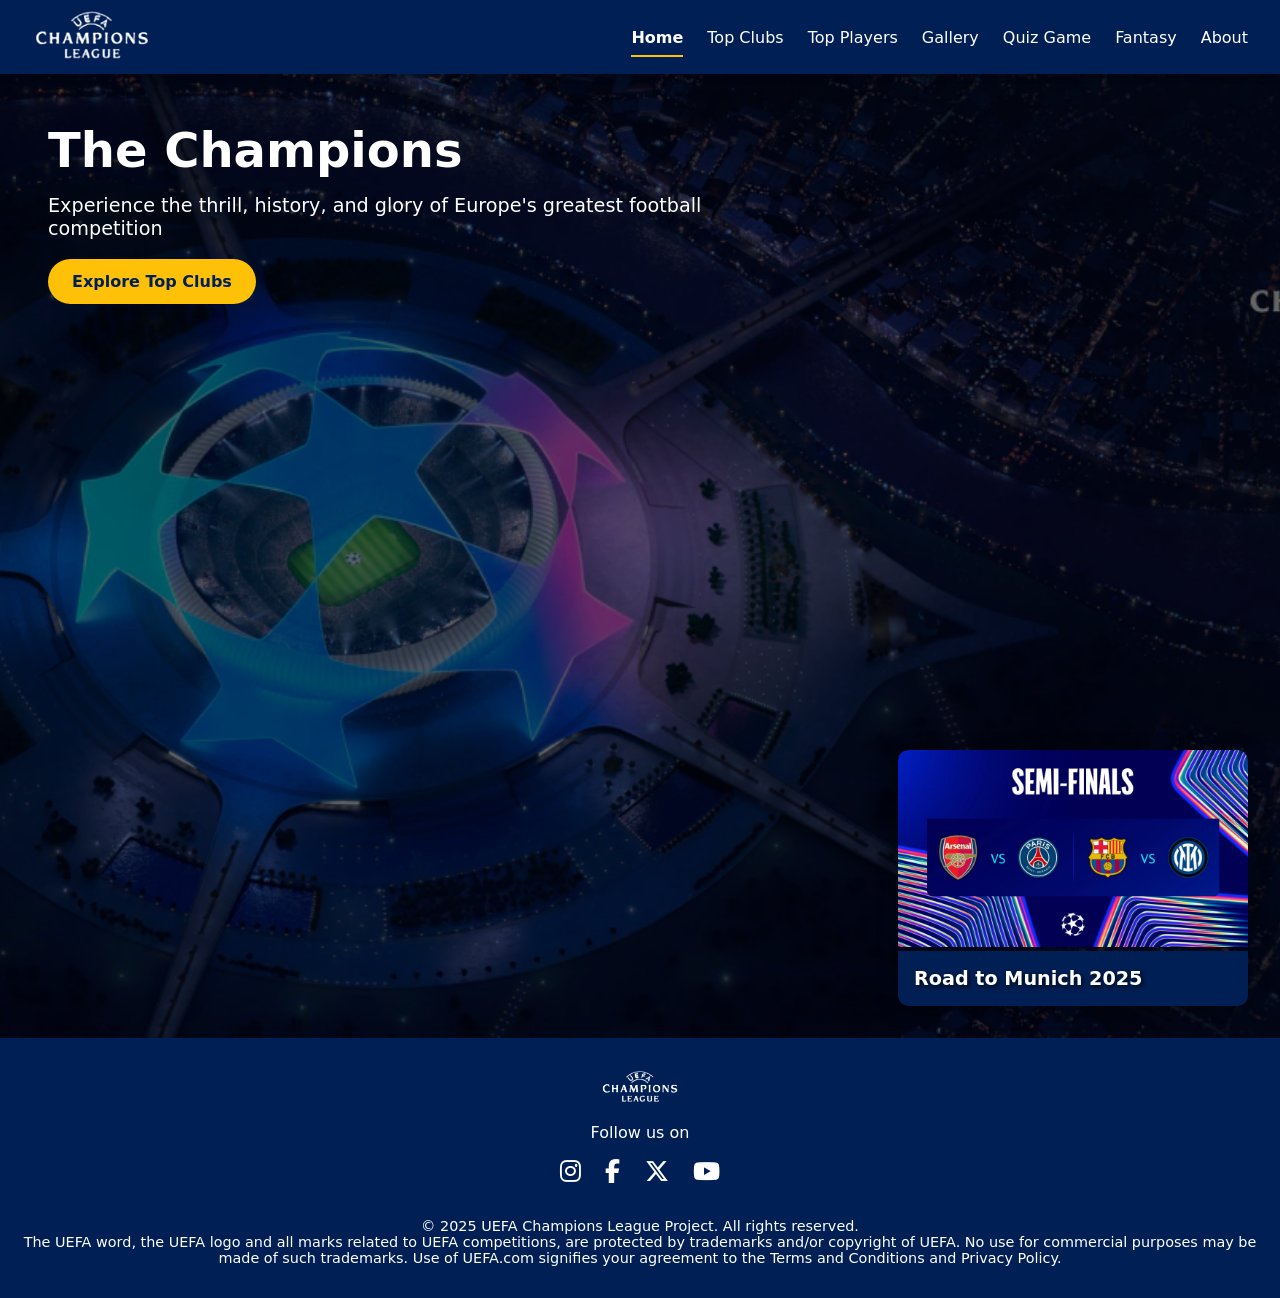
<file: index.html>
<!DOCTYPE html><!-- tells browser this is an html5 doc -->
<html lang="en">

<head>
  <meta charset="UTF-8"><!-- supports all characters encoding,esp emojis and is generally most used-->
  <title>Home | UEFA Champions League</title><!-- the title written in tab -->
  <link rel="shortcut icon" href="Images/Logo_UEFA_Champions_League.png">
  <!-- the link tag serves for the small image displayed on the tab-->
  <link rel="stylesheet" href="Home.css">
  <!-- links with external css file to index.html for style loading before content rendering -->
  <script src="home.js" defer></script>
  <!-- links to the js source, defer attribute serves that after rendering and it load in parallel with the html but AFTER parsing then it executes -->
  <link rel="stylesheet" href="https://cdnjs.cloudflare.com/ajax/libs/font-awesome/6.5.0/css/all.min.css"><!--font -->
</head><!-- top section of the page -->

<body>
  <header>
    <div class="logo"><img src="Images/uefa.png" alt="Photo"></div>
    <nav class="navbar">
      <ul><!--unordered without numbers associated --><!-- li = list item-->
        <li><a href="index.html" class="active">Home</a></li>
        <!--a is for internal links --><!-- class ACTIVE highlights current page in navigation -->
        <li><a href="Top Clubs.html">Top Clubs</a></li>
        <li><a href="players.html">Top Players</a></li>
        <li><a href="gallery.html">Gallery</a></li>
        <li><a href="quiz.html">Quiz Game</a></li>
        <li><a href="fantasy.html">Fantasy</a></li>
        <li><a href="About.html">About</a></li>
      </ul>
    </nav>
  </header>

  <div class="hero-banner"><!--the main window under header -->

    <div class="news-slideshow"><!-- the window that will have news conntent -->
      <div class="slideshow-container"><!--to be seen again -->
        <div class="slide fade">
          <img src="Images/semi-finals_web.webp" alt="News 1"><!-- in case image doesnt load,alt shows -->
          <p>Road to Munich 2025</p>
        </div>
        <div class="slide fade">
          <img src="Images/topscorer.png" alt="News 2">
          <p>2025 campaign's top scorers</p>
        </div>
        <div class="slide fade">
          <img src="Images/totw2.jpg" alt="News 3">
          <p>TOTW Quarter final second leg</p>
        </div>
      </div>
    </div>
    <!--first div to create section within hero banner,2nd one  is the container which will have the DIVS that will slide-->

    <div class="hero-content">
      <h1>The Champions</h1>
      <p>Experience the thrill, history, and glory of Europe's greatest football competition</p>
      <a href="Top Clubs.html" class="hero-btn">Explore Top
        Clubs</a><!-- we havent used button as we havent made it event driven but just linked url -->
    </div>
  </div>

  <footer class="footer"><!-- footer start -->
    <div class="footer-content">
      <div class="footer-logo">
        <img src="Images/uefa.png" alt="UEFA Logo">
      </div>
      <div class="footer-links">
        <p>Follow us on</p>
        <div class="social-icons">
          <a href="https://www.instagram.com/championsleague/" target="_blank"><i
              class="fab fa-instagram"></i></a><!-- the target mode opens up a new tab -->
          <a href="https://www.facebook.com/ChampionsLeague/" target="_blank"><i class="fab fa-facebook-f"></i></a>
          <a href="https://x.com/championsleague" target="_blank"><i class="fab fa-x-twitter"></i></a>
          <a href="https://www.youtube.com/uefatv" target="_blank"><i class="fab fa-youtube"></i></a>
        </div>

      </div>
      <p class="footer-text">© 2025 UEFA Champions League Project. All rights reserved.</p>
      <p class="footer-text2">The UEFA word, the UEFA logo and all marks related to UEFA competitions, are protected by
        trademarks and/or copyright of UEFA. No use for commercial purposes may be made of such trademarks. Use of
        UEFA.com signifies your agreement to the Terms and Conditions and Privacy Policy.</p>
    </div>
  </footer>

</body>

</html>
</file>
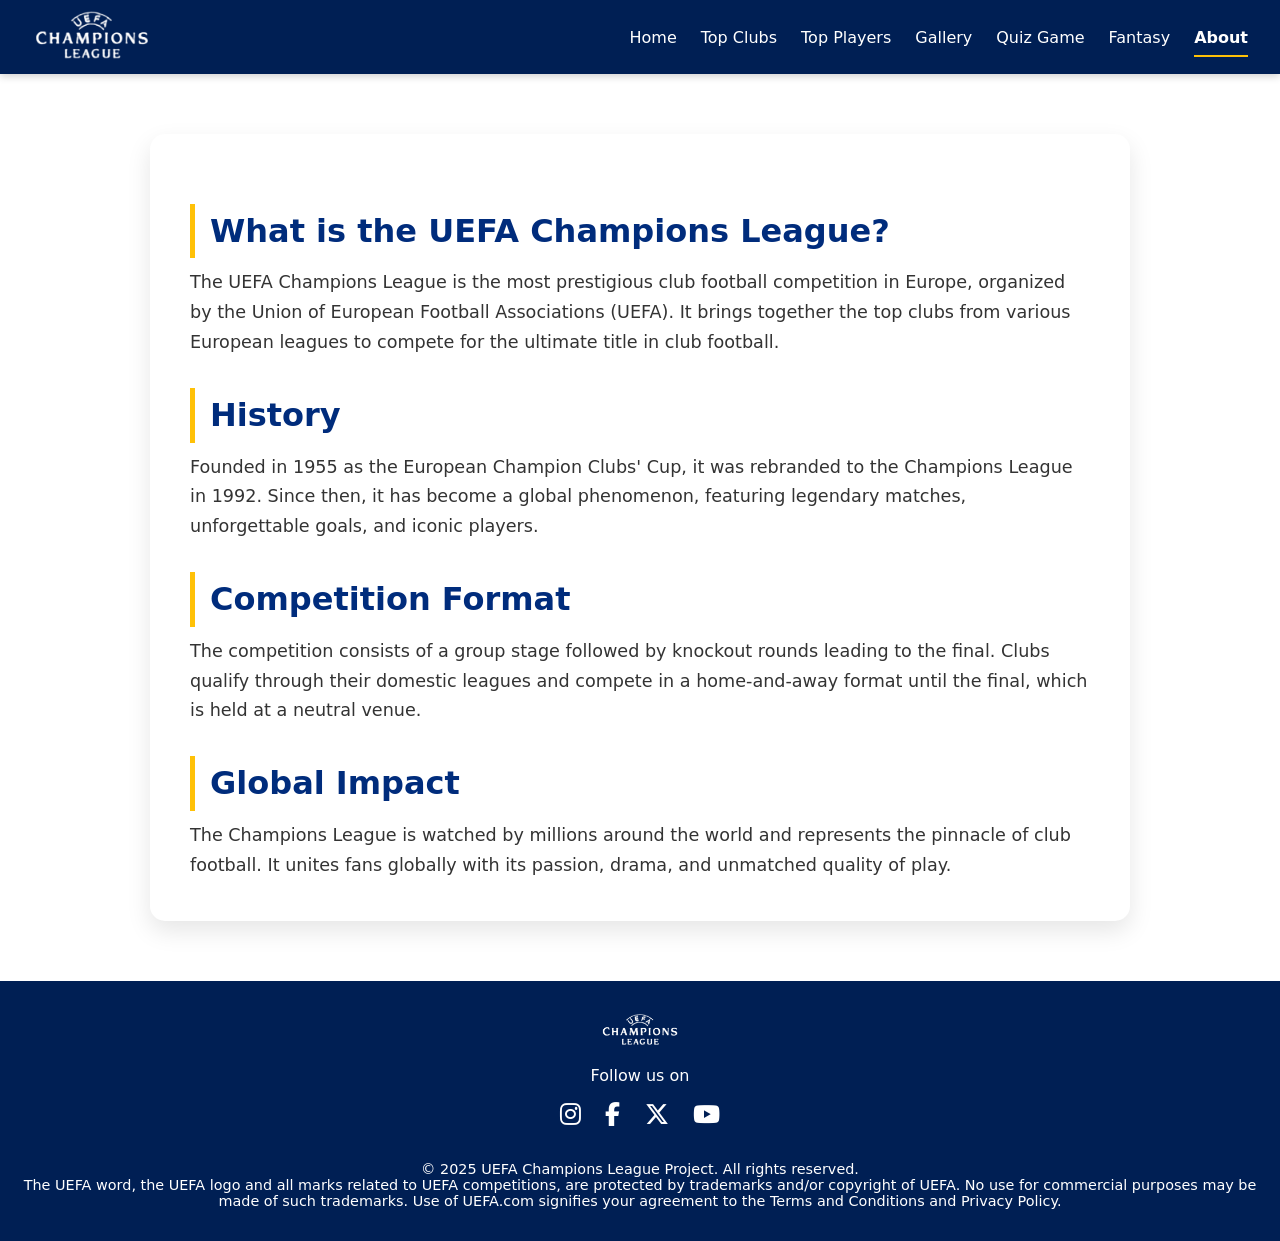
<file: About.html>
<!DOCTYPE html>
<html lang="en">

<head>
  <meta charset="UTF-8">
  <meta name="viewport" content="width=device-width, initial-scale=1.0">
  <title>About | UEFA Champions League</title>
  <link rel="shortcut icon" href="Images/Logo_UEFA_Champions_League.png" type="image/x-icon">
  <link rel="stylesheet" href="about.css">
  <link rel="stylesheet" href="Home.css">
  <link rel="stylesheet" href="https://cdnjs.cloudflare.com/ajax/libs/font-awesome/6.5.0/css/all.min.css">
</head>

<body>
  <header>
    <div class="logo"><img src="Images/uefa.png" alt="Photo"></div>
    <nav class="navbar">
      <ul>
        <li><a href="index.html">Home</a></li>
        <li><a href="Top Clubs.html">Top Clubs</a></li>
        <li><a href="players.html">Top Players</a></li>
        <li><a href="gallery.html">Gallery</a></li>
        <li><a href="quiz.html">Quiz Game</a></li>
        <li><a href="fantasy.html">Fantasy</a></li>
        <li><a href="About.html" class="active">About</a></li>
      </ul>
    </nav>
  </header>

  <section class="about-section">
    <h2>What is the UEFA Champions League?</h2>
    <p>The UEFA Champions League is the most prestigious club football competition in Europe, organized by the Union of
      European Football Associations (UEFA). It brings together the top clubs from various European leagues to compete
      for the ultimate title in club football.
    </p>
    <h2>History</h2>
    <p>Founded in 1955 as the European Champion Clubs' Cup, it was rebranded to the Champions League in 1992. Since
      then, it has become a global phenomenon, featuring legendary matches, unforgettable goals, and iconic players.
    </p>
    <h2>Competition Format</h2>
    <p>The competition consists of a group stage followed by knockout rounds leading to the final. Clubs qualify through
      their domestic leagues and compete in a home-and-away format until the final, which is held at a neutral venue.
    </p>
    <h2>Global Impact</h2>
    <p>The Champions League is watched by millions around the world and represents the pinnacle of club football. It
      unites fans globally with its passion, drama, and unmatched quality of play.
    </p>
  </section>

  <footer class="footer">
    <div class="footer-content">
      <div class="footer-logo">
        <img src="Images/uefa.png" alt="UEFA Logo">
      </div>
      <div class="footer-links">
        <p>Follow us on</p>
        <div class="social-icons">
          <a href="https://www.instagram.com/championsleague/" target="_blank"><i class="fab fa-instagram"></i></a>
          <a href="https://www.facebook.com/ChampionsLeague/" target="_blank"><i class="fab fa-facebook-f"></i></a>
          <a href="https://x.com/championsleague" target="_blank"><i class="fab fa-x-twitter"></i></a>
          <a href="https://www.youtube.com/uefatv" target="_blank"><i class="fab fa-youtube"></i></a>
        </div>

      </div>
      <p class="footer-text">© 2025 UEFA Champions League Project. All rights reserved.</p>
      <p class="footer-text2">The UEFA word, the UEFA logo and all marks related to UEFA competitions, are protected by
        trademarks and/or copyright of UEFA. No use for commercial purposes may be made of such trademarks. Use of
        UEFA.com signifies your agreement to the Terms and Conditions and Privacy Policy.</p>
    </div>
  </footer>
</body>

</html>
</file>
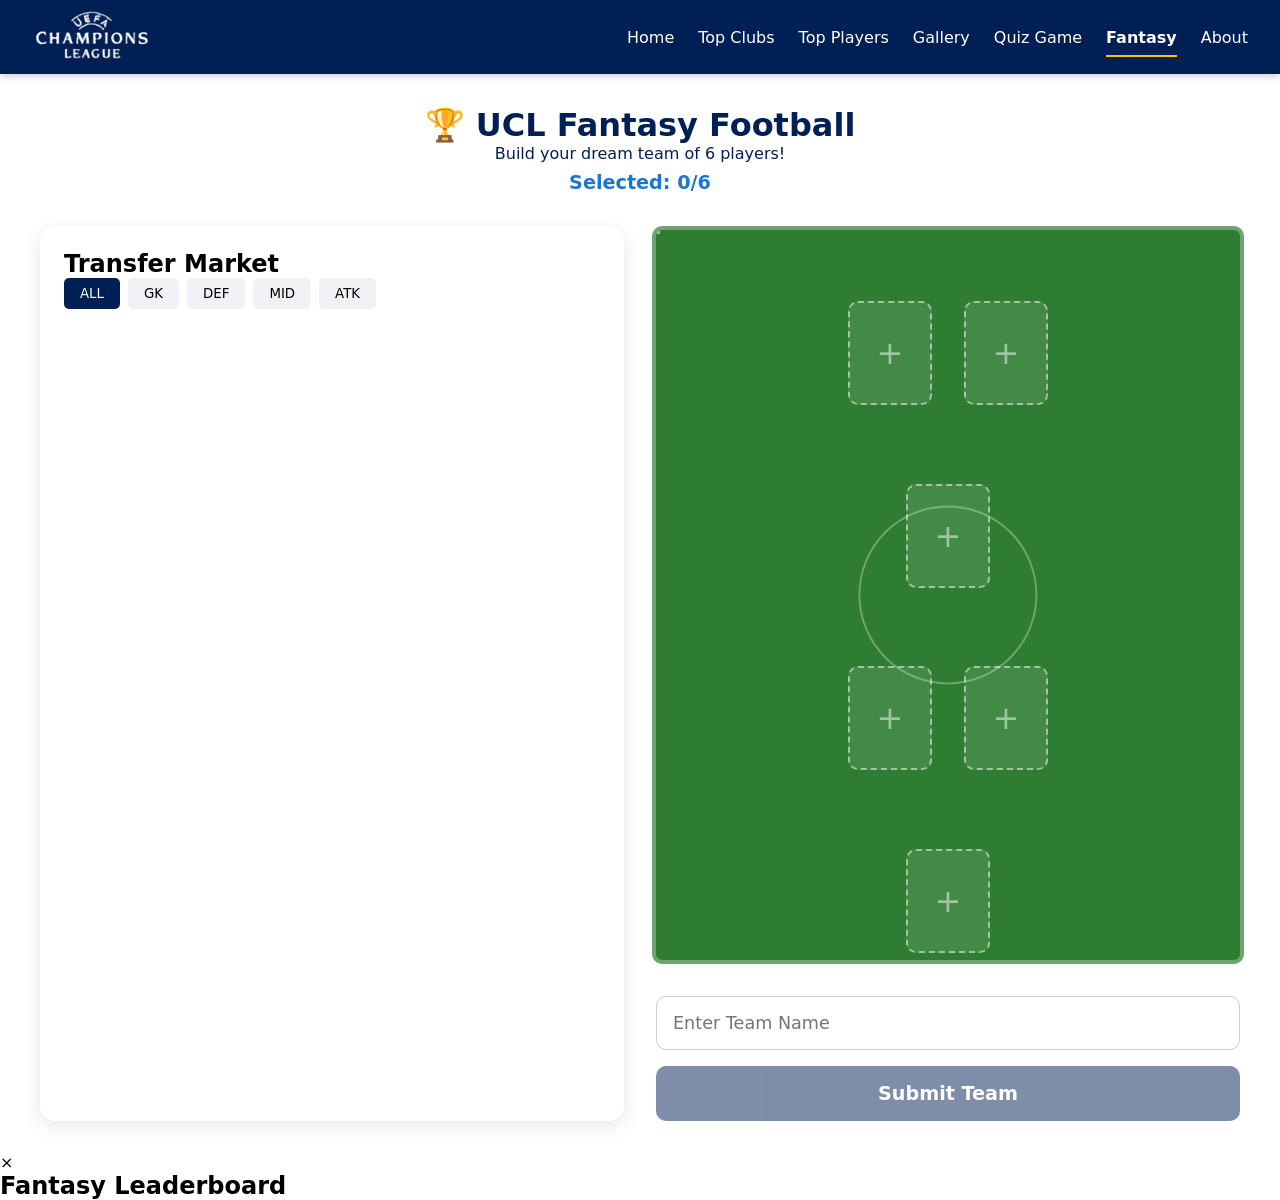
<file: fantasy.html>
<!DOCTYPE html>
<html lang="en">

<head>
    <meta charset="UTF-8">
    <meta name="viewport" content="width=device-width, initial-scale=1.0">
    <title>Fantasy UCL | UEFA Champions League</title>
    <link rel="shortcut icon" href="Images/Logo_UEFA_Champions_League.png" type="image/x-icon">
    <link rel="stylesheet" href="Home.css">
    <link rel="stylesheet" href="fantasy.css">
    <link rel="stylesheet" href="https://cdnjs.cloudflare.com/ajax/libs/font-awesome/6.5.0/css/all.min.css">
</head>

<body>
    <header>
        <div class="logo"><img src="Images/uefa.png" alt="Photo"></div>
        <nav class="navbar">
            <ul>
                <li><a href="index.html">Home</a></li>
                <li><a href="Top Clubs.html">Top Clubs</a></li>
                <li><a href="players.html">Top Players</a></li>
                <li><a href="gallery.html">Gallery</a></li>
                <li><a href="quiz.html">Quiz Game</a></li>
                <li><a href="fantasy.html" class="active">Fantasy</a></li>
                <li><a href="About.html">About</a></li>
            </ul>
        </nav>
    </header>

    <div class="fantasy-container">
        <div class="fantasy-header">
            <h1>🏆 UCL Fantasy Football</h1>
            <p>Build your dream team of 6 players!</p>
            <div class="selection-counter">Selected: <span id="selectedCount">0</span>/6</div>
        </div>

        <div class="fantasy-layout">
            <!-- Left: Player Selection Pool -->
            <div class="player-pool">
                <h2>Transfer Market</h2>
                <div class="filter-tabs">
                    <button class="tab-btn active" data-pos="ALL">ALL</button>
                    <button class="tab-btn" data-pos="GK">GK</button>
                    <button class="tab-btn" data-pos="DEF">DEF</button>
                    <button class="tab-btn" data-pos="MID">MID</button>
                    <button class="tab-btn" data-pos="ATK">ATK</button>
                </div>
                <div id="playerList" class="player-grid">
                    <!-- Players will be loaded here -->
                </div>
            </div>

            <!-- Right: Your Pitch -->
            <div class="pitch-container">
                <div class="pitch">
                    <div class="pitch-line center-circle"></div>
                    <div class="pitch-line penalty-area top"></div>
                    <div class="pitch-line penalty-area bottom"></div>

                    <div class="position-slots">
                        <!-- ATK Row -->
                        <div class="pitch-row atk-row">
                            <div class="slot" data-pos="ATK" id="atk1"><span>+</span></div>
                            <div class="slot" data-pos="ATK" id="atk2"><span>+</span></div>
                        </div>
                        <!-- MID Row -->
                        <div class="pitch-row mid-row">
                            <div class="slot" data-pos="MID" id="mid1"><span>+</span></div>
                        </div>
                        <!-- DEF Row -->
                        <div class="pitch-row def-row">
                            <div class="slot" data-pos="DEF" id="def1"><span>+</span></div>
                            <div class="slot" data-pos="DEF" id="def2"><span>+</span></div>
                        </div>
                        <!-- GK Row -->
                        <div class="pitch-row gk-row">
                            <div class="slot" data-pos="GK" id="gk1"><span>+</span></div>
                        </div>
                    </div>
                </div>
                <div class="actions">
                    <input type="text" id="fantasyUsername" placeholder="Enter Team Name">
                    <button id="submitTeamBtn" class="submit-team-btn" disabled>Submit Team</button>
                </div>
            </div>
        </div>
    </div>

    <!-- Leaderboard Modal -->
    <div id="fantasyLeaderboardModal" class="modal">
        <div class="modal-content">
            <span class="close-btn">&times;</span>
            <h2>Fantasy Leaderboard</h2>
            <div class="leaderboard-table" id="fantasyLeaderboardContent">
                <!-- Leaderboard will be loaded here -->
            </div>
        </div>
    </div>

    <script src="fantasy.js"></script>
</body>

</html>
</file>
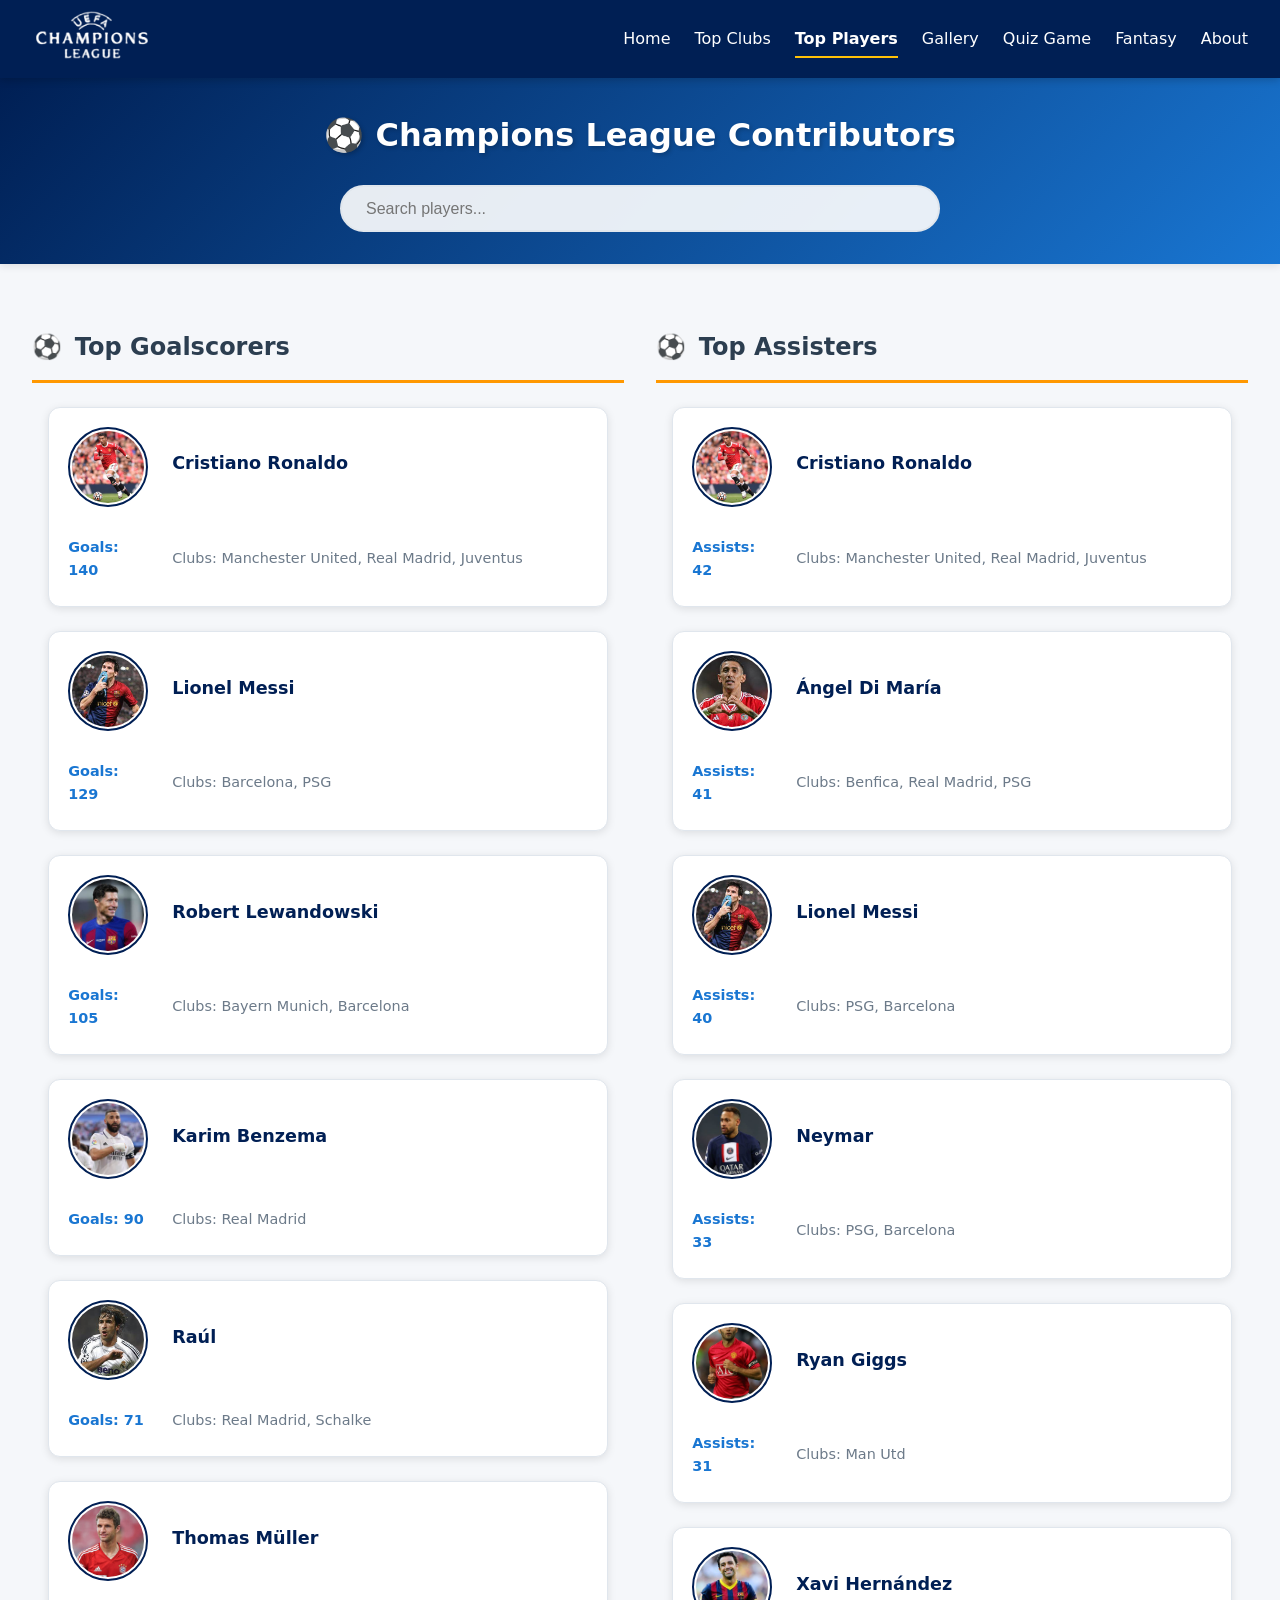
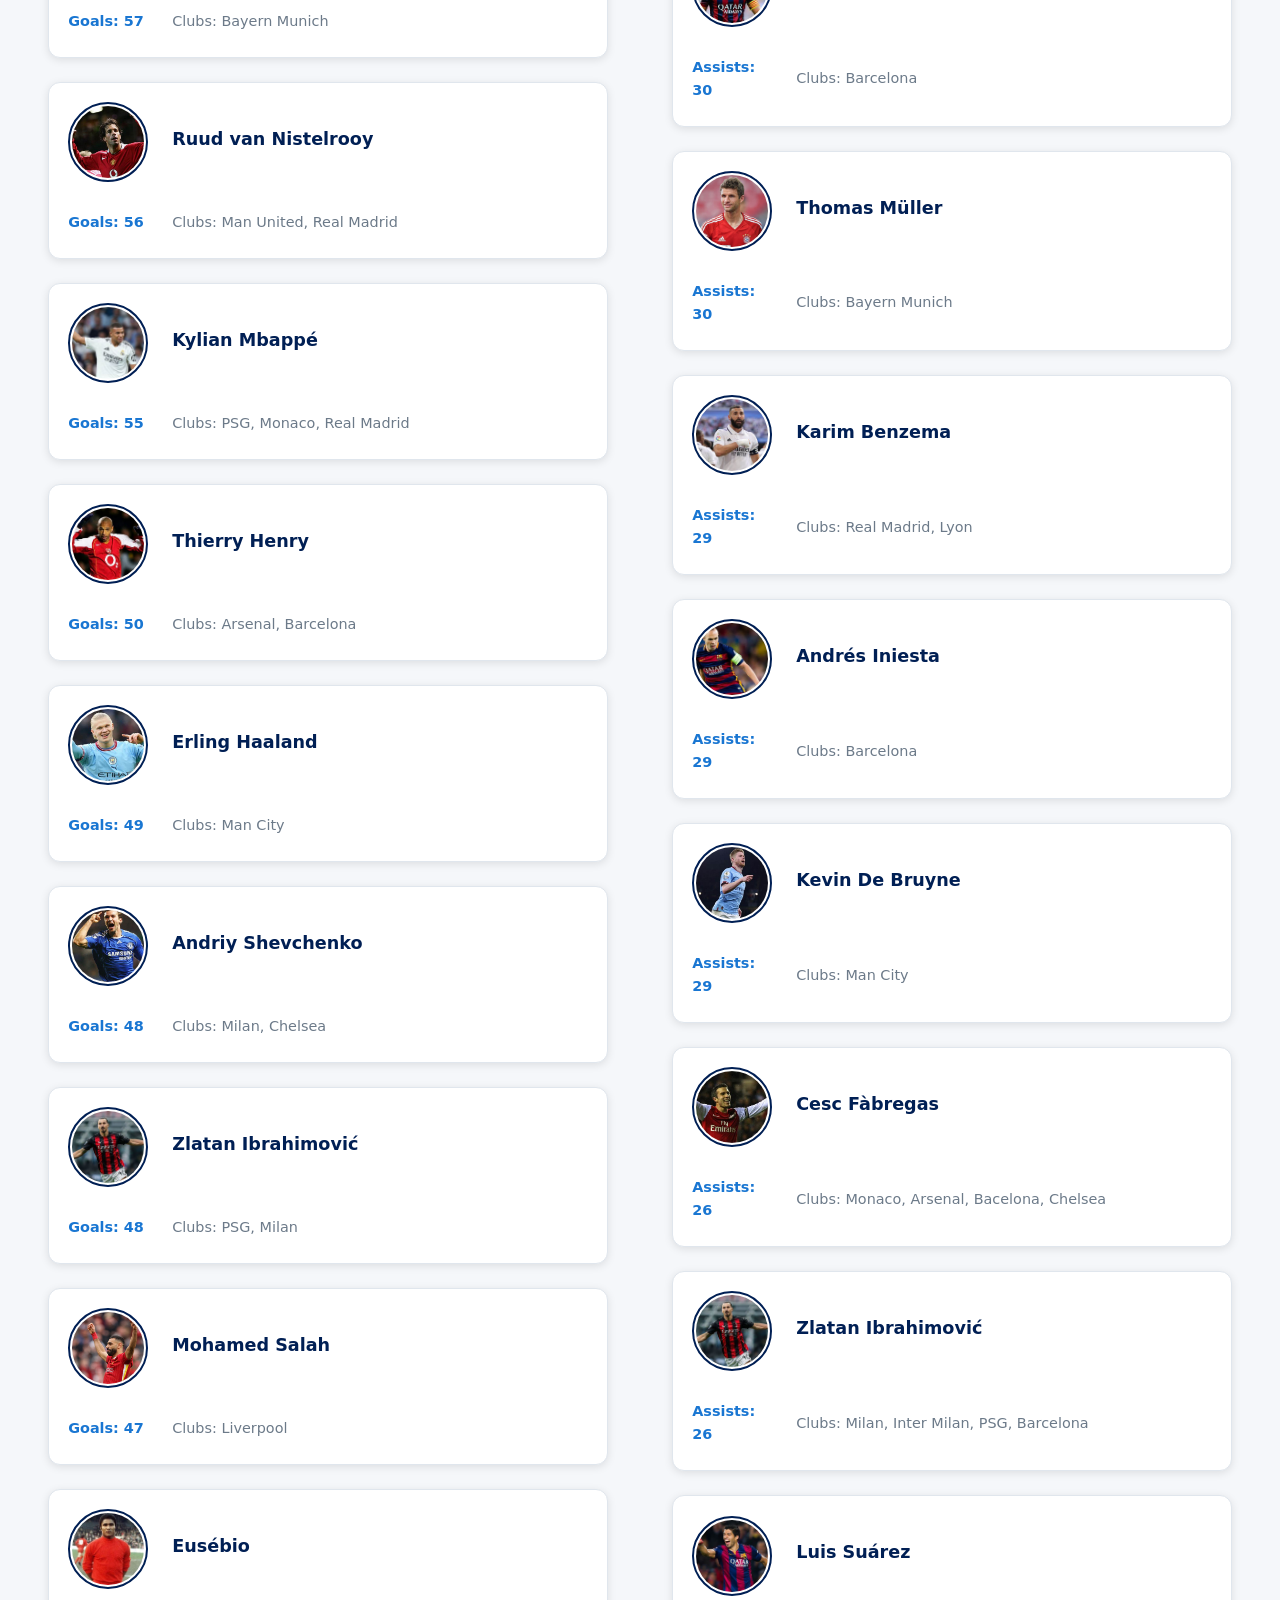
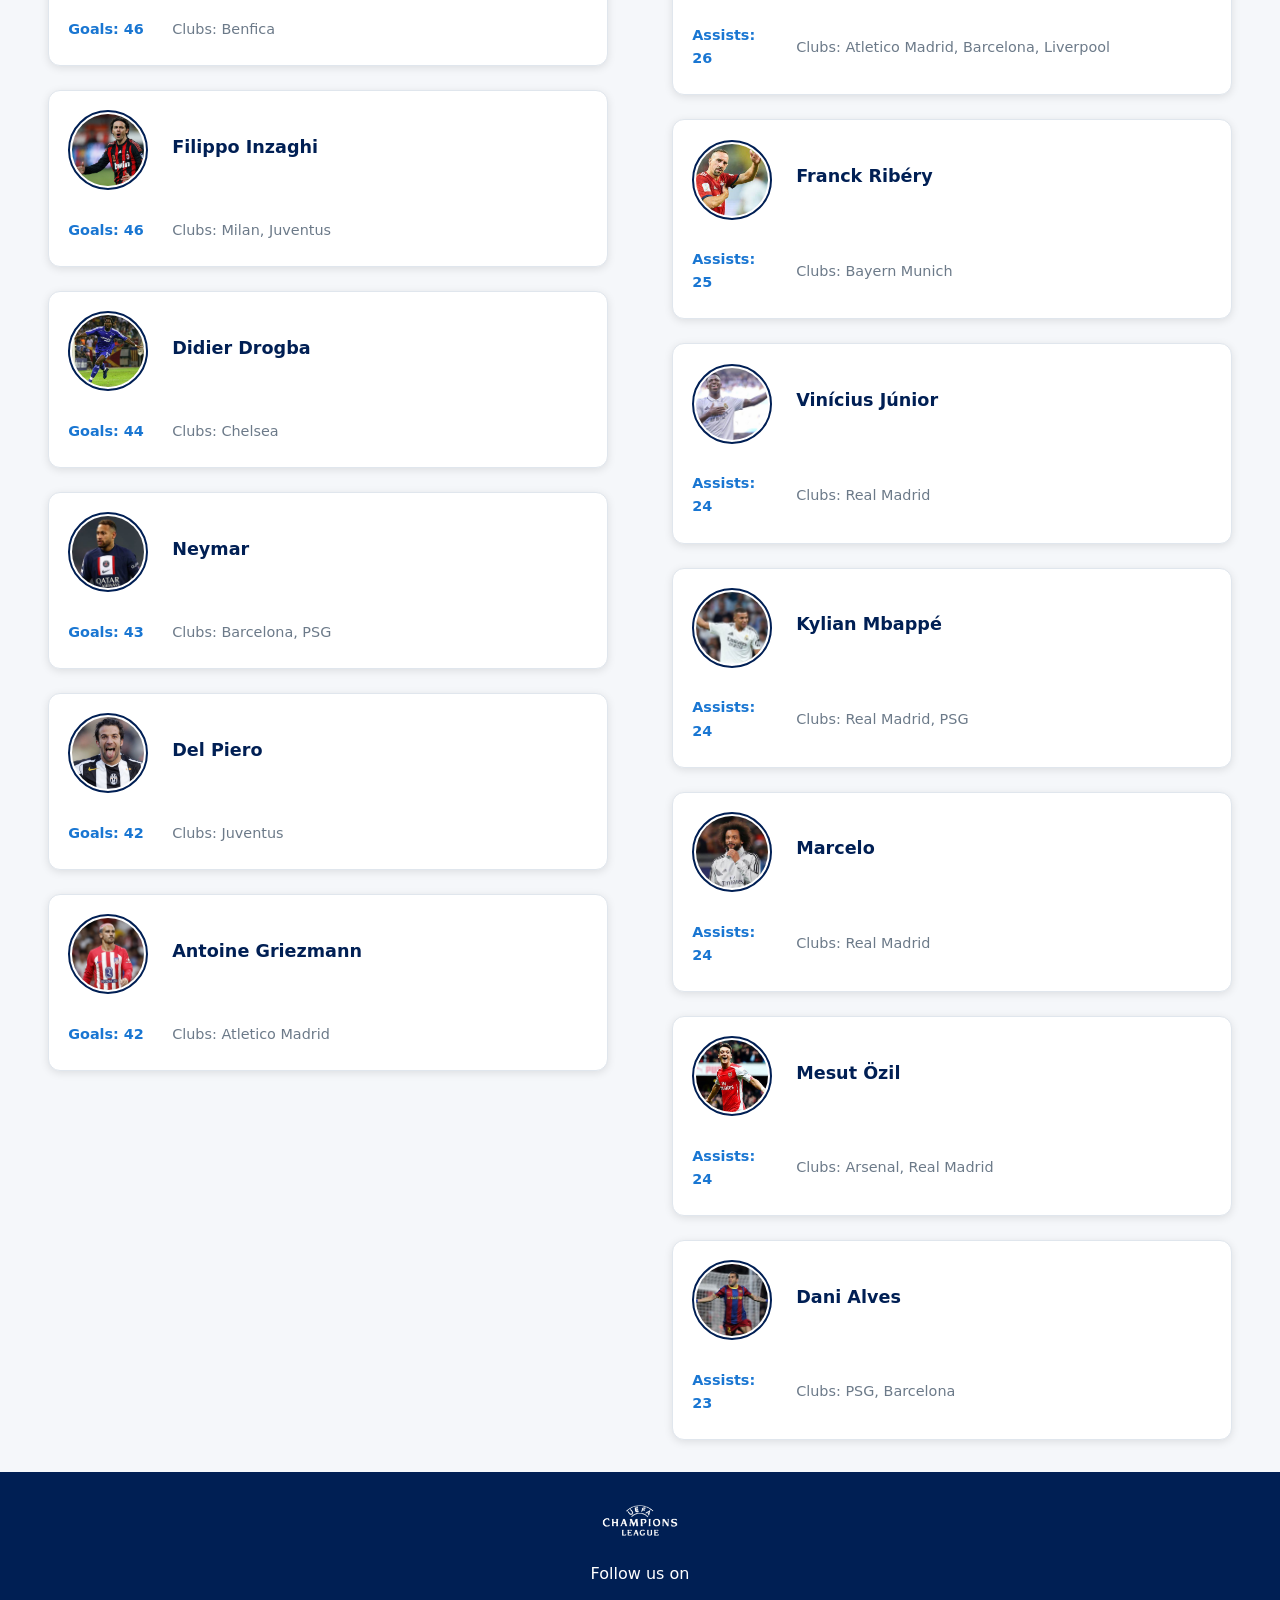
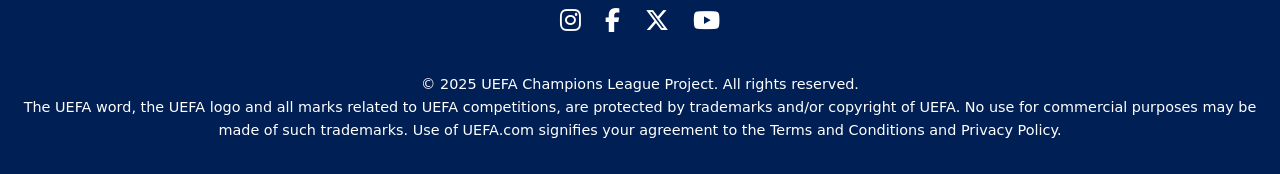
<file: players.html>
<!DOCTYPE html>
<html lang="en">

<head>
  <meta charset="UTF-8">
  <meta name="viewport" content="width=device-width, initial-scale=1.0">
  <link rel="shortcut icon" href="Images/Logo_UEFA_Champions_League.png" type="image/x-icon">
  <title>Top Players | UEFA Champions League</title>
  <link rel="stylesheet" href="players.css">
</head>

<body>

  <header>
    <div class="logo"><img src="Images/uefa.png" alt="Photo"></div>
    <nav class="navbar">
      <ul>
        <li><a href="index.html">Home</a></li>
        <li><a href="Top Clubs.html">Top Clubs</a></li>
        <li><a href="players.html" class="active">Top Players</a></li>
        <li><a href="gallery.html">Gallery</a></li>
        <li><a href="quiz.html">Quiz Game</a></li>
        <li><a href="fantasy.html">Fantasy</a></li>
        <li><a href="About.html">About</a></li>
      </ul>
    </nav>
  </header>
  <div class="header">
    <h1>⚽ Champions League Contributors</h1>
    <input type="text" id="searchBar" placeholder="Search players...">
  </div>

  <div class="container">
    <div>
      <h2 class="section-title">Top Goalscorers</h2>
      <div id="goalscorers" class="players-grid"></div>
    </div>
    <div>
      <h2 class="section-title">Top Assisters</h2>
      <div id="assisters" class="players-grid"></div>
    </div>
  </div>
  <!-- Player Details Modal -->
  <div id="playerModal" class="modal">
    <div class="modal-content">
      <span class="close-btn">&times;</span>
      <div id="playerDetailsContent">
        <!-- Details will be injected here -->
      </div>
    </div>
  </div>

  <footer class="footer">
    <div class="footer-content">
      <div class="footer-logo">
        <img src="Images/uefa.png" alt="UEFA Logo">
      </div>
      <div class="footer-links">
        <p>Follow us on</p>
        <div class="social-icons">
          <a href="https://www.instagram.com/championsleague/" target="_blank"><i class="fab fa-instagram"></i></a>
          <a href="https://www.facebook.com/ChampionsLeague/" target="_blank"><i class="fab fa-facebook-f"></i></a>
          <a href="https://x.com/championsleague" target="_blank"><i class="fab fa-x-twitter"></i></a>
          <a href="https://www.youtube.com/uefatv" target="_blank"><i class="fab fa-youtube"></i></a>
        </div>
        <link rel="stylesheet" href="https://cdnjs.cloudflare.com/ajax/libs/font-awesome/6.5.0/css/all.min.css">
      </div>
      <p class="footer-text">© 2025 UEFA Champions League Project. All rights reserved.</p>
      <p class="footer-text2">The UEFA word, the UEFA logo and all marks related to UEFA competitions, are protected by
        trademarks and/or copyright of UEFA. No use for commercial purposes may be made of such trademarks. Use of
        UEFA.com signifies your agreement to the Terms and Conditions and Privacy Policy.</p>
    </div>
  </footer>
  <script src="players.js"></script>
</body>

</html>
</file>
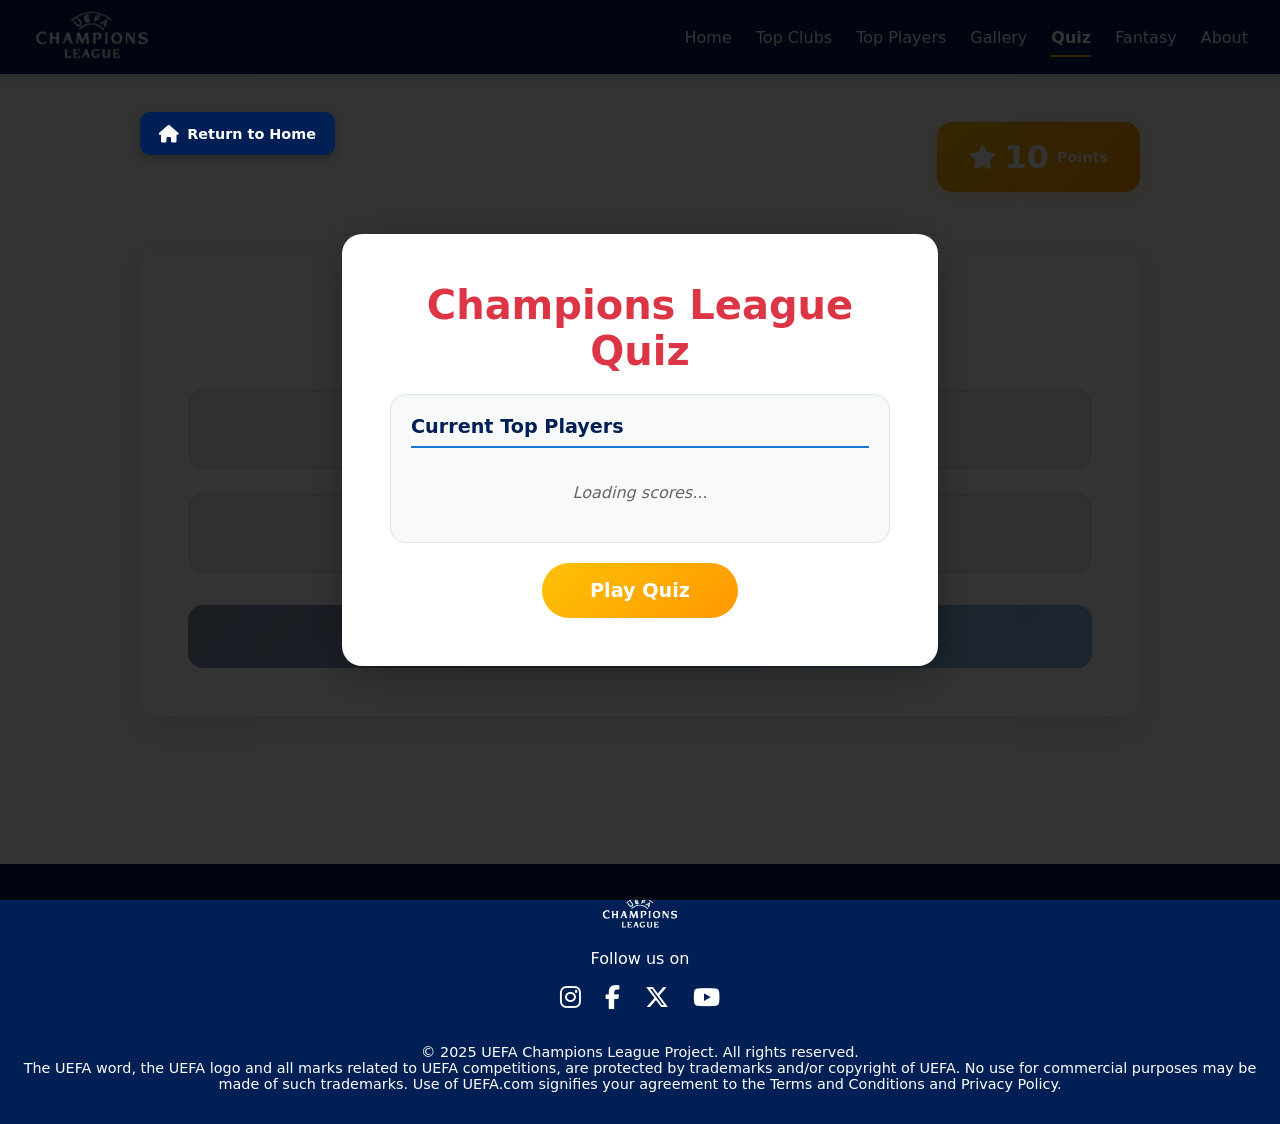
<file: quiz.html>
<!DOCTYPE html>
<html lang="en">

<head>
    <meta charset="UTF-8">
    <meta name="viewport" content="width=device-width, initial-scale=1.0">
    <title>Quiz | UEFA Champions League</title>
    <link rel="shortcut icon" href="Images/Logo_UEFA_Champions_League.png" type="image/x-icon">
    <link rel="stylesheet" href="Home.css">
    <link rel="stylesheet" href="quiz.css">
    <link rel="stylesheet" href="https://cdnjs.cloudflare.com/ajax/libs/font-awesome/6.5.0/css/all.min.css">
</head>

<body>
    <header>
        <div class="logo"><img src="Images/uefa.png" alt="Photo"></div>
        <nav class="navbar">
            <ul>
                <li><a href="index.html">Home</a></li>
                <li><a href="Top Clubs.html">Top Clubs</a></li>
                <li><a href="players.html">Top Players</a></li>
                <li><a href="gallery.html">Gallery</a></li>
                <li><a href="quiz.html" class="active">Quiz</a></li>
                <li><a href="fantasy.html">Fantasy</a></li>
                <li><a href="About.html">About</a></li>
            </ul>
        </nav>
    </header>

    <!-- Username Selection Modal -->
    <div class="modal active" id="usernameModal">
        <div class="modal-content">
            <div id="welcomeStage">
                <h2>Champions League Quiz</h2>
                <div class="leaderboard-section">
                    <h3>Current Top Players</h3>
                    <div class="leaderboard-table" id="initialLeaderboardList">
                        <div class="loading-text">Loading scores...</div>
                    </div>
                </div>
                <button class="retry-btn" id="playQuizBtn">Play Quiz</button>
            </div>

            <div id="nameEntryStage" style="display: none;">
                <h2>Enter Your Name</h2>
                <p>Enter your username to join the leaderboard!</p>
                <input type="text" id="usernameInput" placeholder="Username..."
                    style="width: 80%; padding: 10px; margin: 20px 0; border-radius: 5px; border: 1px solid #ccc;">
                <button class="retry-btn" id="startQuizBtn">Start Quiz</button>
            </div>
        </div>
    </div>

    <div class="quiz-container">
        <!-- Return Home Button -->
        <a href="index.html" class="return-home-btn" title="Return to Home">
            <i class="fas fa-home"></i> Return to Home
        </a>

        <!-- Points Tracker -->
        <div class="points-tracker">
            <div class="points-display">
                <i class="fas fa-star"></i>
                <span id="points">10</span>
                <span class="points-label">Points</span>
            </div>
        </div>

        <!-- Progress Circles -->
        <div class="progress-container">
            <div class="progress-circles" id="progressCircles">
                <!-- Will be populated by JavaScript -->
            </div>
        </div>

        <!-- Quiz Content -->
        <div class="quiz-content">
            <div class="question-container">
                <h2 id="question">Loading question...</h2>
            </div>

            <div class="answers-grid">
                <button class="answer-btn" data-answer="0"></button>
                <button class="answer-btn" data-answer="1"></button>
                <button class="answer-btn" data-answer="2"></button>
                <button class="answer-btn" data-answer="3"></button>
            </div>

            <button class="submit-btn" id="submitBtn" disabled>Submit Answer</button>
        </div>

        <!-- Game Over Modal -->
        <div class="modal" id="gameOverModal">
            <div class="modal-content">
                <h2 id="modalTitle">Game Over!</h2>
                <p id="modalMessage">You ran out of points!</p>
                <div class="modal-stats">
                    <p>Questions Answered: <span id="questionsAnswered">0</span>/10</p>
                    <p>Final Score: <span id="finalScore">0</span></p>
                </div>
                <button class="retry-btn" id="retryBtn">Try Again</button>
            </div>
        </div>

        <!-- Victory Modal -->
        <div class="modal" id="victoryModal">
            <div class="modal-content victory">
                <h2>🏆 Congratulations!</h2>
                <p>You've completed the quiz!</p>
                <div class="modal-stats">
                    <p>Questions Answered: <span id="victoryQuestionsAnswered">10</span>/10</p>
                    <p>Final Score: <span id="victoryScore">0</span></p>
                </div>
                <!-- Leaderboard Section -->
                <div class="leaderboard-section">
                    <h3>Leaderboard</h3>
                    <div class="leaderboard-table" id="leaderboardList">
                        <!-- Leaderboard entries will be loaded here -->
                    </div>
                </div>
                <button class="retry-btn" id="victoryRetryBtn">Play Again</button>
            </div>
        </div>
    </div>

    <footer class="footer">
        <div class="footer-content">
            <div class="footer-logo">
                <img src="Images/uefa.png" alt="UEFA Logo">
            </div>
            <div class="footer-links">
                <p>Follow us on</p>
                <div class="social-icons">
                    <a href="https://www.instagram.com/championsleague/" target="_blank"><i
                            class="fab fa-instagram"></i></a>
                    <a href="https://www.facebook.com/ChampionsLeague/" target="_blank"><i
                            class="fab fa-facebook-f"></i></a>
                    <a href="https://x.com/championsleague" target="_blank"><i class="fab fa-x-twitter"></i></a>
                    <a href="https://www.youtube.com/uefatv" target="_blank"><i class="fab fa-youtube"></i></a>
                </div>
            </div>
            <p class="footer-text">© 2025 UEFA Champions League Project. All rights reserved.</p>
            <p class="footer-text2">The UEFA word, the UEFA logo and all marks related to UEFA competitions, are
                protected by trademarks and/or copyright of UEFA. No use for commercial purposes may be made of such
                trademarks. Use of UEFA.com signifies your agreement to the Terms and Conditions and Privacy Policy.</p>
        </div>
    </footer>

    <script src="quiz.js"></script>
</body>

</html>
</file>
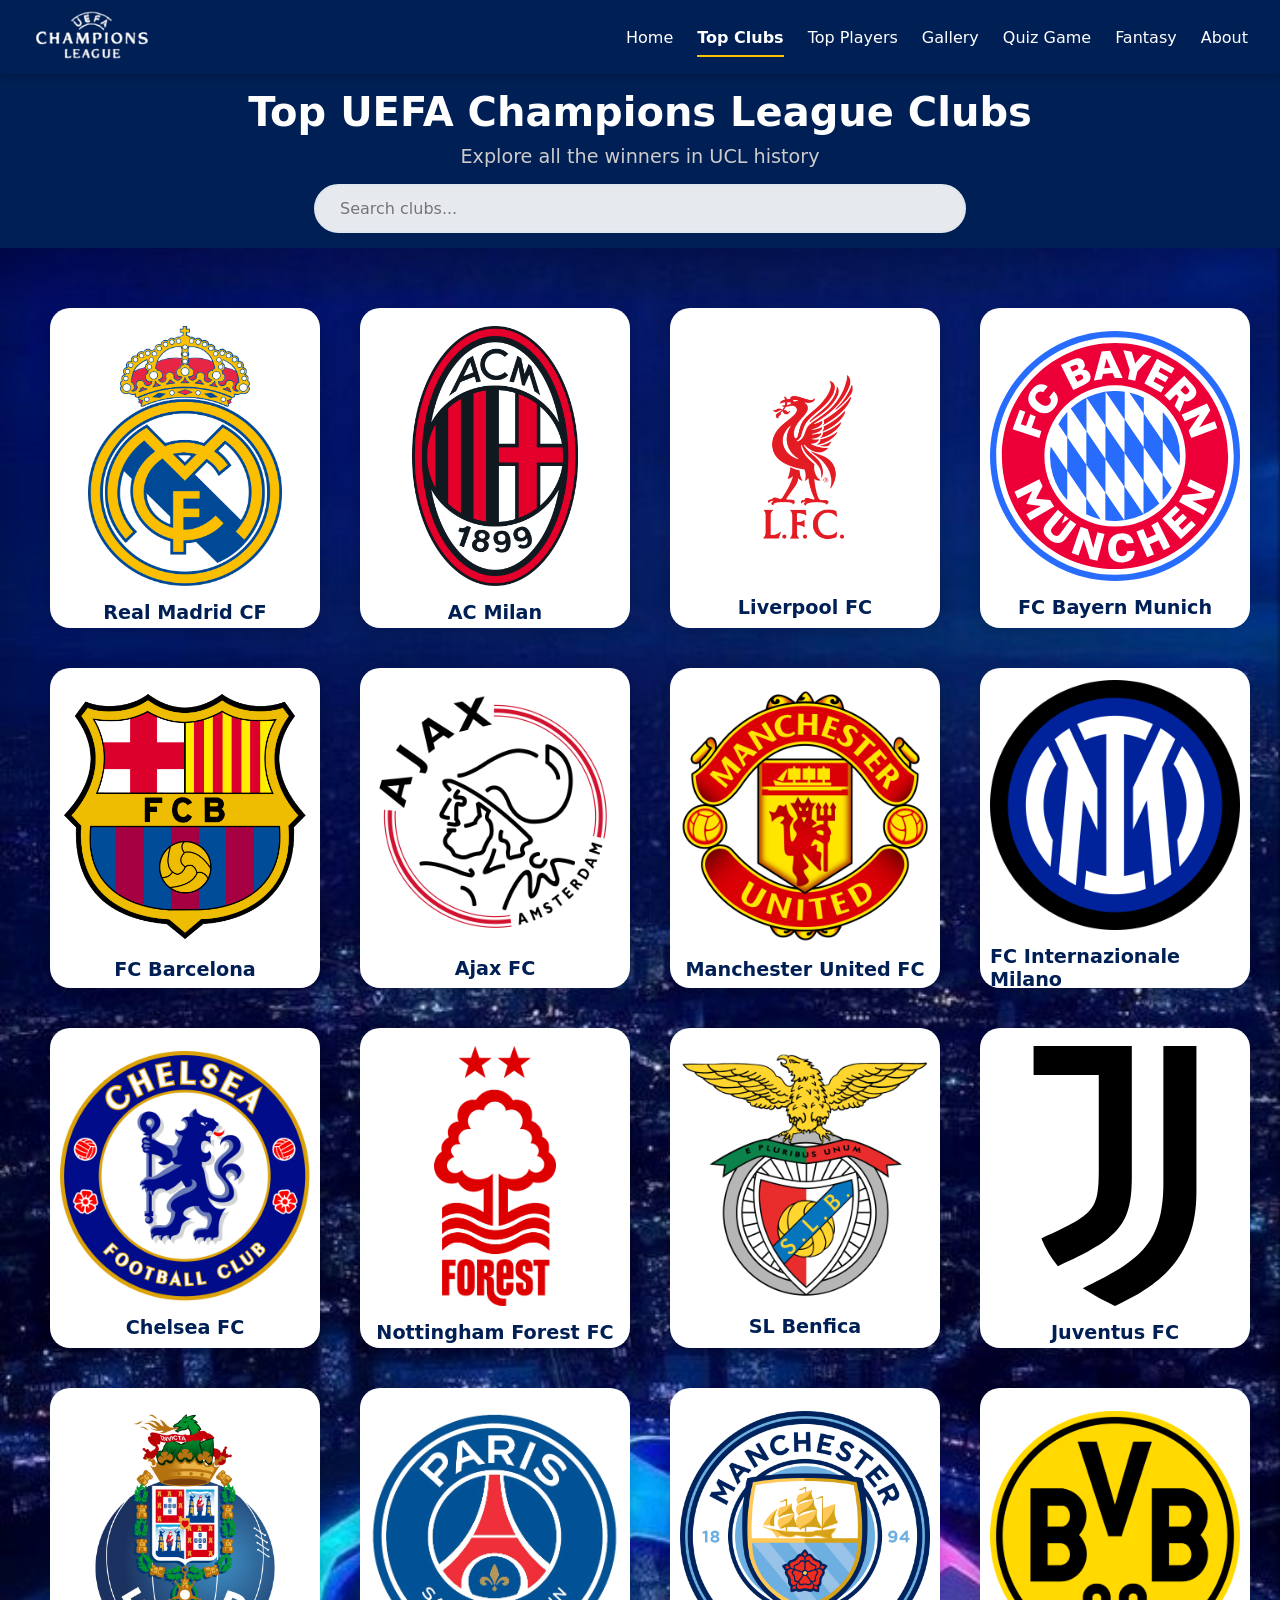
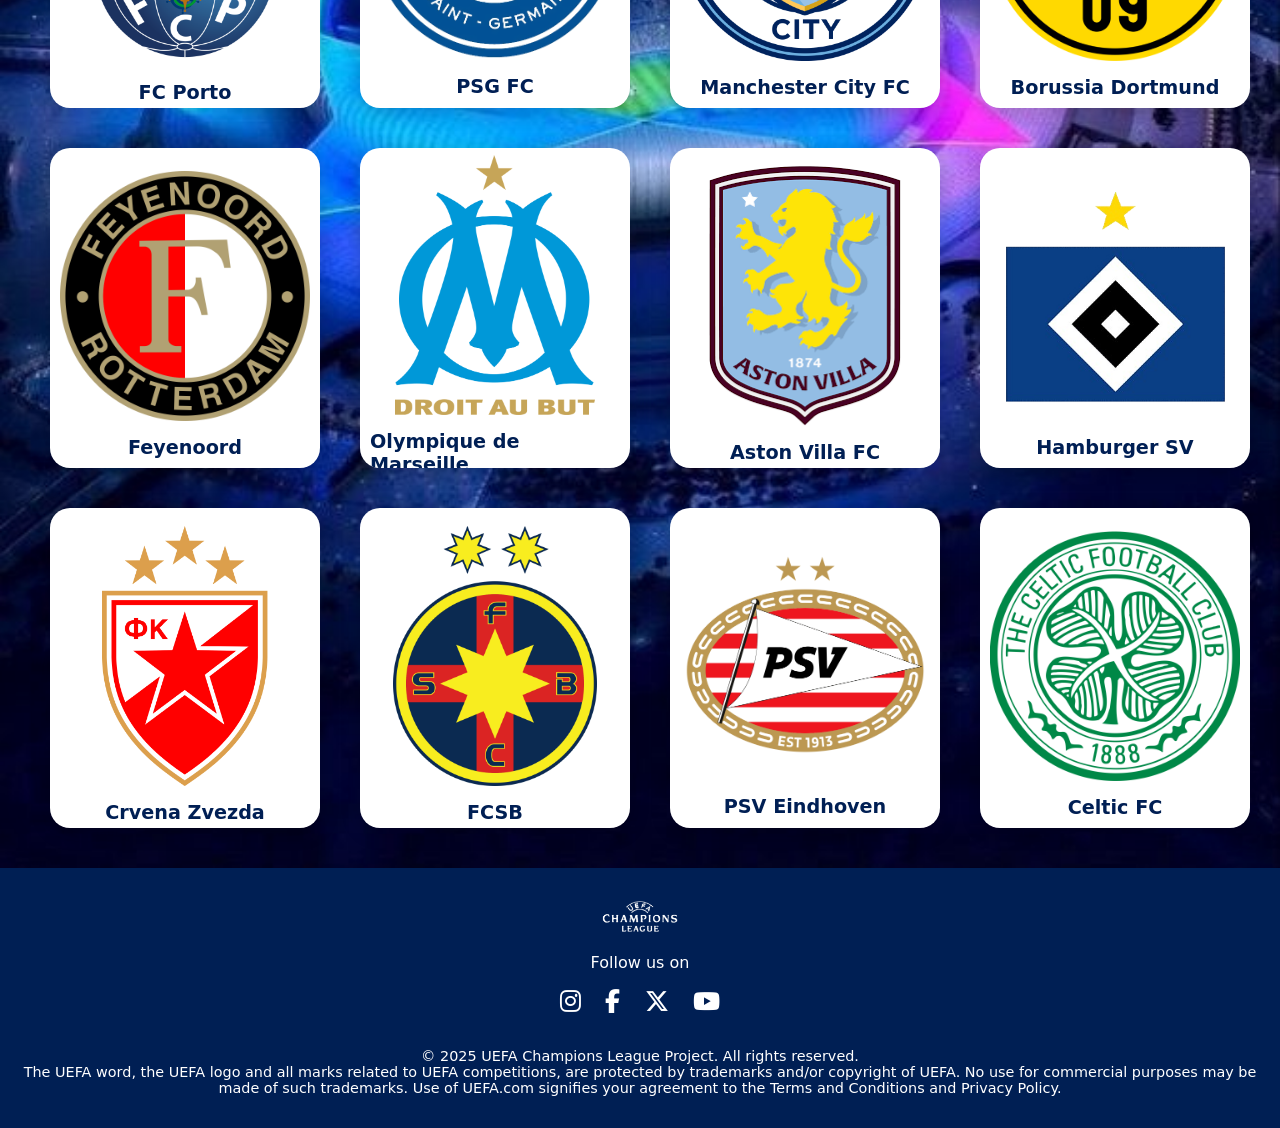
<file: Top Clubs.html>
<!DOCTYPE html>
<html lang="en">

<head>
  <meta charset="UTF-8">
  <title>Top Clubs | UEFA Champions League</title>
  <link rel="shortcut icon" href="Images/Logo_UEFA_Champions_League.png">
  <link rel="stylesheet" href="Home.css">
  <link rel="stylesheet" href="Top Clubs.css">
  <script src="top_clubs.js" defer></script>
  <!-- add a search feature just like in top players -->
  <link rel="stylesheet" href="https://cdnjs.cloudflare.com/ajax/libs/font-awesome/6.5.0/css/all.min.css">
</head>

<body>
  <header>
    <div class="logo"><img src="Images/uefa.png" alt="Photo"></div>
    <nav class="navbar">
      <ul>
        <li><a href="index.html">Home</a></li>
        <li><a href="Top Clubs.html" class="active">Top Clubs</a></li>
        <li><a href="players.html">Top Players</a></li>
        <li><a href="gallery.html">Gallery</a></li>
        <li><a href="quiz.html">Quiz Game</a></li>
        <li><a href="fantasy.html">Fantasy</a></li>
        <li><a href="About.html">About</a></li>
      </ul>
    </nav>
  </header>

  <div class="top-clubs-header">
    <h1>Top UEFA Champions League Clubs</h1>
    <p>Explore all the winners in UCL history</p>
    <input type="text" id="clubSearchBar" placeholder="Search clubs..."   />
  </div>

  <div class="clubs-container">
    <div class="flip-card" data-club-id="real-madrid"><!-- this class has the flip method in css -->
      <div class="flip-card-inner">
        <!-- Front Side -->
        <div class="flip-card-front">
          <img src="Images/Real_Madrid_CF.svg.webp" alt="Real Madrid">
          <h3>Real Madrid CF</h3>
        </div>

        <!-- Back Side (Only Image) -->
        <div class="flip-card-back">
          <img src="Images/15.jpeg" alt="15"> <!-- Image only on back -->
        </div>
      </div>
    </div>

    <div class="flip-card" data-club-id="ac-milan">
      <div class="flip-card-inner">
        <!-- Front Side -->
        <div class="flip-card-front">
          <img src="Images/Milan.webp" alt="Milan">
          <h3>AC Milan</h3>
        </div>

        <!-- Back Side (Only Image) -->
        <div class="flip-card-back">
          <img src="Images/7.webp" alt="7"> <!-- Image only on back -->
        </div>
      </div>
    </div>

    <div class="flip-card" data-club-id="liverpool">
      <div class="flip-card-inner">
        <!-- Front Side -->
        <div class="flip-card-front">
          <img src="Images/liverpool.png" alt="Liverpool">
          <h3>Liverpool FC</h3>
        </div>

        <!-- Back Side (Only Image) -->
        <div class="flip-card-back">
          <img src="Images/6.jpg" alt="6"> <!-- Image only on back -->
        </div>
      </div>
    </div>

    <div class="flip-card" data-club-id="bayern-munich">
      <div class="flip-card-inner">
        <!-- Front Side -->
        <div class="flip-card-front">
          <img src="Images/FC_Bayern_München_logo_(2024).svg" alt="Bayern Munich">
          <h3>FC Bayern Munich</h3>
        </div>

        <!-- Back Side (Only Image) -->
        <div class="flip-card-back">
          <img src="Images/6.jpg" alt="6"> <!-- Image only on back -->
        </div>
      </div>
    </div>

    <div class="flip-card" data-club-id="barcelona">
      <div class="flip-card-inner">
        <!-- Front Side -->
        <div class="flip-card-front">
          <img src="Images/FC_Barcelona_(crest).svg.png" alt="Barcelona">
          <h3>FC Barcelona</h3>
        </div>

        <!-- Back Side (Only Image) -->
        <div class="flip-card-back">
          <img src="Images/5.jpg" alt="5"> <!-- Image only on back -->
        </div>
      </div>
    </div>

    <div class="flip-card" data-club-id="ajax">
      <div class="flip-card-inner">
        <!-- Front Side -->
        <div class="flip-card-front">
          <img src="Images/Ajax_Amsterdam.svg.webp" alt="Ajax">
          <h3>Ajax FC</h3>
        </div>

        <!-- Back Side (Only Image) -->
        <div class="flip-card-back">
          <img src="Images/4.jpg" alt="4"> <!-- Image only on back -->
        </div>
      </div>
    </div>

    <div class="flip-card" data-club-id="man-united">
      <div class="flip-card-inner">
        <!-- Front Side -->
        <div class="flip-card-front">
          <img src="Images/Manchester_United_FC_crest.svg.png" alt="ManUTD">
          <h3>Manchester United FC</h3>
        </div>

        <!-- Back Side (Only Image) -->
        <div class="flip-card-back">
          <img src="Images/3.png" alt="3"> <!-- Image only on back -->
        </div>
      </div>
    </div>

    <div class="flip-card" data-club-id="inter-milan">
      <div class="flip-card-inner">
        <!-- Front Side -->
        <div class="flip-card-front">
          <img src="Images/inter.webp" alt="Inter">
          <h3>FC Internazionale Milano</h3>
        </div>

        <!-- Back Side (Only Image) -->
        <div class="flip-card-back">
          <img src="Images/3.png" alt="3"> <!-- Image only on back -->
        </div>
      </div>
    </div>

    <div class="flip-card" data-club-id="chelsea">
      <div class="flip-card-inner">
        <!-- Front Side -->
        <div class="flip-card-front">
          <img src="Images/Chelsea_FC.svg.png" alt="Chelsea">
          <h3>Chelsea FC</h3>
        </div>

        <!-- Back Side (Only Image) -->
        <div class="flip-card-back">
          <img src="Images/2.png" alt="2"> <!-- Image only on back -->
        </div>
      </div>
    </div>

    <div class="flip-card" data-club-id="nottingham-forest">
      <div class="flip-card-inner">
        <!-- Front Side -->
        <div class="flip-card-front">
          <img src="Images/Nottingham_Forest_F.C._logo.svg.png" alt="Nottingham Forest">
          <h3>Nottingham Forest FC</h3>
        </div>

        <!-- Back Side (Only Image) -->
        <div class="flip-card-back">
          <img src="Images/2.png" alt="2"> <!-- Image only on back -->
        </div>
      </div>
    </div>

    <div class="flip-card" data-club-id="benfica">
      <div class="flip-card-inner">
        <!-- Front Side -->
        <div class="flip-card-front">
          <img src="Images/SL_Benfica_logo.svg.png" alt="Benfica">
          <h3>SL Benfica</h3>
        </div>

        <!-- Back Side (Only Image) -->
        <div class="flip-card-back">
          <img src="Images/2.png" alt="2"> <!-- Image only on back -->
        </div>
      </div>
    </div>

    <div class="flip-card" data-club-id="juventus">
      <div class="flip-card-inner">
        <!-- Front Side -->
        <div class="flip-card-front">
          <img src="Images/Juventus_FC_-_logo_black_(Italy,_2020).svg" alt="Juventus">
          <h3>Juventus FC</h3>
        </div>

        <!-- Back Side (Only Image) -->
        <div class="flip-card-back">
          <img src="Images/2.png" alt="2"> <!-- Image only on back -->
        </div>
      </div>
    </div>

    <div class="flip-card" data-club-id="porto">
      <div class="flip-card-inner">
        <!-- Front Side -->
        <div class="flip-card-front">
          <img src="Images/FC_Porto.svg.png" alt="Porto">
          <h3>FC Porto</h3>
        </div>

        <!-- Back Side (Only Image) -->
        <div class="flip-card-back">
          <img src="Images/2.png" alt="2"> <!-- Image only on back -->
        </div>
      </div>
    </div>

    <div class="flip-card" data-club-id="psg">
      <div class="flip-card-inner">
        <!-- Front Side -->
        <div class="flip-card-front">
          <img src="Images/PSG_FC.png" alt="PSG">
          <h3>PSG FC</h3>
        </div>

        <!-- Back Side (Only Image) -->
        <div class="flip-card-back">
          <img src="Images/1.png" alt="1"> <!-- Image only on back -->
        </div>
      </div>
    </div>

    <div class="flip-card" data-club-id="man-city">
      <div class="flip-card-inner">
        <!-- Front Side -->
        <div class="flip-card-front">
          <img src="Images/Manchester_City_FC_badge.svg.png" alt="Manchester City">
          <h3>Manchester City FC</h3>
        </div>

        <!-- Back Side (Only Image) -->
        <div class="flip-card-back">
          <img src="Images/1.png" alt="1"> <!-- Image only on back -->
        </div>
      </div>
    </div>

    <div class="flip-card" data-club-id="dortmund">
      <div class="flip-card-inner">
        <!-- Front Side -->
        <div class="flip-card-front">
          <img src="Images/Borussia_Dortmund_logo.svg.webp" alt="Borussia Dortmund">
          <h3>Borussia Dortmund</h3>
        </div>

        <!-- Back Side (Only Image) -->
        <div class="flip-card-back">
          <img src="Images/1.png" alt="1"> <!-- Image only on back -->
        </div>
      </div>
    </div>

    <div class="flip-card" data-club-id="feyenoord">
      <div class="flip-card-inner">
        <!-- Front Side -->
        <div class="flip-card-front">
          <img src="Images/Feyenoord_logo_since_2024.svg.png" alt="Feyenoord">
          <h3>Feyenoord</h3>
        </div>

        <!-- Back Side (Only Image) -->
        <div class="flip-card-back">
          <img src="Images/1.png" alt="1"> <!-- Image only on back -->
        </div>
      </div>
    </div>

    <div class="flip-card" data-club-id="marseille">
      <div class="flip-card-inner">
        <!-- Front Side -->
        <div class="flip-card-front">
          <img src="Images/Olympique_Marseille_logo.svg.png" alt="Olympique de Marseille">
          <h3>Olympique de Marseille</h3>
        </div>

        <!-- Back Side (Only Image) -->
        <div class="flip-card-back">
          <img src="Images/1.png" alt="1"> <!-- Image only on back -->
        </div>
      </div>
    </div>

    <div class="flip-card" data-club-id="aston-villa">
      <div class="flip-card-inner">
        <!-- Front Side -->
        <div class="flip-card-front">
          <img src="Images/astonvilla.png" alt="Aston Villa">
          <h3>Aston Villa FC</h3>
        </div>

        <!-- Back Side (Only Image) -->
        <div class="flip-card-back">
          <img src="Images/1.png" alt="1"> <!-- Image only on back -->
        </div>
      </div>
    </div>

    <div class="flip-card" data-club-id="hamburger">
      <div class="flip-card-inner">
        <!-- Front Side -->
        <div class="flip-card-front">
          <img src="Images/hamburg sv.png" alt="Hamburger">
          <h3>Hamburger SV</h3>
        </div>

        <!-- Back Side (Only Image) -->
        <div class="flip-card-back">
          <img src="Images/1.png" alt="1"> <!-- Image only on back -->
        </div>
      </div>
    </div>

    <div class="flip-card" data-club-id="red-star">
      <div class="flip-card-inner">
        <!-- Front Side -->
        <div class="flip-card-front">
          <img src="Images/Red_Star_Belgrade_crest.svg.png" alt="Crvena">
          <h3>Crvena Zvezda</h3>
        </div>

        <!-- Back Side (Only Image) -->
        <div class="flip-card-back">
          <img src="Images/1.png" alt="1"> <!-- Image only on back -->
        </div>
      </div>
    </div>

    <div class="flip-card" data-club-id="fcsb">
      <div class="flip-card-inner">
        <!-- Front Side -->
        <div class="flip-card-front">
          <img src="Images/Fcsb-logo.svg.png" alt="FCSB">
          <h3>FCSB</h3>
        </div>

        <!-- Back Side (Only Image) -->
        <div class="flip-card-back">
          <img src="Images/1.png" alt="1"> <!-- Image only on back -->
        </div>
      </div>
    </div>

    <div class="flip-card" data-club-id="psv">
      <div class="flip-card-inner">
        <!-- Front Side -->
        <div class="flip-card-front">
          <img src="Images/PSV_Eindhoven.svg.png" alt="PSV">
          <h3>PSV Eindhoven</h3>
        </div>

        <!-- Back Side (Only Image) -->
        <div class="flip-card-back">
          <img src="Images/1.png" alt="1"> <!-- Image only on back -->
        </div>
      </div>
    </div>

    <div class="flip-card" data-club-id="celtic">
      <div class="flip-card-inner">
        <!-- Front Side -->
        <div class="flip-card-front">
          <img src="Images/Celtic_FC_crest.svg.png" alt="Celtic">
          <h3>Celtic FC</h3>
        </div>

        <!-- Back Side (Only Image) -->
        <div class="flip-card-back">
          <img src="Images/1.png" alt="1"> <!-- Image only on back -->
        </div>
      </div>
    </div>
    <!-- Add more clubs here -->
  </div>

  <!-- Club Details Modal -->
  <div id="clubModal" class="modal">
    <div class="modal-content">
      <span class="close-btn">&times;</span>
      <div id="clubDetailsContent">
        <!-- Details will be injected here -->
      </div>
    </div>
  </div>


  <footer class="footer">
    <div class="footer-content">
      <div class="footer-logo">
        <img src="Images/uefa.png" alt="UEFA Logo">
      </div>
      <div class="footer-links">
        <p>Follow us on</p>
        <div class="social-icons">
          <a href="https://www.instagram.com/championsleague/" target="_blank"><i class="fab fa-instagram"></i></a>
          <a href="https://www.facebook.com/ChampionsLeague/" target="_blank"><i class="fab fa-facebook-f"></i></a>
          <a href="https://x.com/championsleague" target="_blank"><i class="fab fa-x-twitter"></i></a>
          <a href="https://www.youtube.com/uefatv" target="_blank"><i class="fab fa-youtube"></i></a>
        </div>

      </div>
      <p class="footer-text">© 2025 UEFA Champions League Project. All rights reserved.</p>
      <p class="footer-text2">The UEFA word, the UEFA logo and all marks related to UEFA competitions, are protected by
        trademarks and/or copyright of UEFA. No use for commercial purposes may be made of such trademarks. Use of
        UEFA.com signifies your agreement to the Terms and Conditions and Privacy Policy.</p>
    </div>
  </footer>

</body>

</html>
</file>
<file: Home.css>
/* === Header Container === */
/* Reset default margin and padding */
* {
  margin: 0;
  padding: 0;
  font-family: 'Poppins', system-ui, -apple-system, sans-serif;
}

header {
    background-color: #001f54;
    color: white;
    padding: 10px 32px;
    display: flex;
    justify-content: space-between;
    align-items: center;
    box-shadow: 0 2px 8px rgba(0, 0, 0, 0.2);
    position: sticky;
    top: 0;
    z-index: 1000;
  }
  
  /* === Logo Styling === */
  .logo img {
    height: 50px; /* adjust size as needed */
    width: auto;
  }
  
  /* === Navigation === */
  .navbar ul {
    list-style: none;
    display: flex;
    gap: 1.5rem;
    margin: 0;
    padding: 0;
  }
  
  .navbar a {
    text-decoration: none;
    color: white;
    font-weight: 500;
    padding: 0.5rem 0;
    position: relative;
    transition: color 0.3s ease;
  }
  
  .navbar a::after {
    content: '';
    position: absolute;
    left: 0;
    bottom: 0;
    height: 2px;
    width: 0%;
    background-color: #ffc107;
    transition: width 0.3s;
  }
  
  .navbar a:hover::after {
    width: 100%;
  }
  
  .navbar a.active {
    border-bottom: 2px solid #ffc107;
    font-weight: bold;
  }
  
  /* === Responsive for Small Screens === */
  @media (max-width: 768px) {
    header {
      flex-direction: column;
      align-items: flex-start;
    }
  
    .navbar ul {
      flex-direction: column;
      gap: 1rem;
      margin-top: 1rem;
    }
  
    .logo img {
      height: 40px;
    }
  }
  

  

  .hero-banner {
    background-image: url('Images/uefa2.webp'); /* your image path */
    background-size: cover;
    background-position: center;
    height: 100vh;
    color: white;
    display: flex;
    justify-content: flex-start; /* Aligns the content to the left */
    align-items: flex-start; /* Aligns the content to the top */
    text-align: left;
    position: relative;
    padding: 2rem; /* Adds padding to the left */
    z-index: 0;
  }
  
  .hero-banner::after {
    content: '';
    position: absolute;
    top: 0; left: 0;
    width: 100%; height: 100%;
    background: rgba(0, 0, 0, 0.6); /* dark overlay for readability */
    z-index: 0;
  }
  
  .hero-content {
    z-index: 2;
    max-width: 700px;
    padding: 1rem;
  }
  
  .hero-content h1 {
    font-size: 3rem;
    margin-bottom: 1rem;
  }
  
  .hero-content p {
    font-size: 1.2rem;
    margin-bottom: 2rem;
  }
  
  .hero-btn {
    background-color: #ffc107;
    color: #001f54;
    padding: 0.8rem 1.5rem;
    border-radius: 30px;
    text-decoration: none;
    font-weight: bold;
    transition: background 0.3s ease;
  }
  
  .hero-btn:hover {
    background-color: #e0a800;
  }
  
  .news-slideshow {
    position: absolute;
    bottom: 0;
    right: 0;
    margin: 2rem;
    max-width: 350px; /* Set max width */
    width: 100%;
    z-index: 2;
  }
  
  .slideshow-container {
    position: relative;
    overflow: hidden;
    border-radius: 10px;
    box-shadow: 0 4px 20px rgba(0, 0, 0, 0.4); /* Slightly darker shadow for better depth */
    z-index: 2;
  }
  
  .slide {
    display: none;
    animation: fadeIn 1s ease-in-out;
  }
  
  .slide img {
    width: 100%;
    height: auto;
    border-radius: 10px 10px 0 0;
    filter: none; /* Clear image, no darkness */
  }
  
  .slide p {
    background: #001f54; /* Solid background color */
    padding: 1rem;
    font-weight: bold;
    border-radius: 0 0 10px 10px;
    margin: 0;
    color: white; /* White text color for better contrast */
    font-size: 1.2rem;
    text-shadow: 2px 2px 4px rgba(0, 0, 0, 0.7); /* Adding shadow for text clarity */
  }
  
  @keyframes fadeIn {
    from { opacity: 0; }
    to { opacity: 1; }
  }
  
  /* Responsive adjustments */
  @media screen and (max-width: 768px) {
    .hero-banner {
      flex-direction: column;
      text-align: center;
    }
  
    .hero-content h1 {
      font-size: 2.2rem;
    }
  
    .hero-content p {
      font-size: 1rem;
    }
  
    .news-slideshow {
      position: static;
      margin: 2rem 0;
      max-width: 100%;
    }
  }
  




  .footer {
    background-color: #001f54;
    color: white;
    padding: 2rem 1rem;
    text-align: center;
    margin-top: 0;
  }
  
  .footer-content {
    display: flex;
    flex-direction: column;
    align-items: center;
  }
  
  .footer-logo img {
    width: 80px;
    margin-bottom: 0;
  }
  
  .footer-links {
    margin: 1rem 0;
  }
  
  .footer-links a {
    color: white;
    margin: 0 0.8rem;
    text-decoration: none;
    font-weight: 500;
    transition: color 0.3s ease;
  }
  
  .footer-links a:hover {
    color: #ffc107;
  }
  
  .footer-text {
    font-size: 0.9rem;
    margin-top: 1rem;
  }

  .footer-text2 {
    font-size: 0.9rem;
    margin-top: 0;
  }
  
  .social-icons {
    margin-top: 1rem;
  }
  
  .social-icons a {
    color: white;
    font-size: 1.5rem;
    margin: 0 0.6rem;
    text-decoration: none;
    transition: color 0.3s ease;
  }
  
  .social-icons a:hover {
    color: #ffc107; /* Gold on hover */
  }
</file>
<file: about.css>
/* General About Section Styling */
.about-section {
    max-width: 900px;
    margin: 60px auto;
    padding: 40px;
    background-color: #ffffff;
    border-radius: 15px;
    box-shadow: 0 10px 25px rgba(0, 0, 0, 0.1);
    font-family: 'Segoe UI', Tahoma, Geneva, Verdana, sans-serif;
    color: #001f54;
    line-height: 1.7;
  }
  
  /* Headings */
  .about-section h2 {
    font-size: 2rem;
    margin-top: 30px;
    color: #002c7c;
    border-left: 5px solid #ffc107;
    padding-left: 15px;
  }
  
  /* Paragraphs */
  .about-section p {
    font-size: 1.1rem;
    margin-top: 10px;
    color: #333;
  }
  
  /* Optional: Add responsive tweaks */
  @media (max-width: 768px) {
    .about-section {
      padding: 20px;
    }
  
    .about-section h2 {
      font-size: 1.5rem;
    }
  
    .about-section p {
      font-size: 1rem;
    }
  }
</file>
<file: fantasy.css>
.fantasy-container {
    max-width: 1200px;
    margin: 2rem auto;
    padding: 0 1rem;
}

.fantasy-header {
    text-align: center;
    margin-bottom: 2rem;
    color: #001f54;
}

.selection-counter {
    font-size: 1.2rem;
    font-weight: bold;
    color: #1976d2;
    margin-top: 0.5rem;
}

.fantasy-layout {
    display: grid;
    grid-template-columns: 1fr 1fr;
    gap: 2rem;
}

/* Player Pool */
.player-pool {
    background: white;
    padding: 1.5rem;
    border-radius: 15px;
    box-shadow: 0 5px 20px rgba(0, 0, 0, 0.1);
}

.filter-tabs {
    display: flex;
    gap: 0.5rem;
    margin-bottom: 1.5rem;
}

.tab-btn {
    padding: 0.5rem 1rem;
    border: none;
    border-radius: 5px;
    background: #f0f2f5;
    cursor: pointer;
    font-weight: 500;
}

.tab-btn.active {
    background: #001f54;
    color: white;
}

.player-grid {
    display: grid;
    grid-template-columns: repeat(auto-fill, minmax(140px, 1fr));
    gap: 1rem;
    max-height: 600px;
    overflow-y: auto;
    padding-right: 0.5rem;
}

.f-player-card {
    background: #f8f9fa;
    padding: 1rem;
    border-radius: 10px;
    text-align: center;
    cursor: pointer;
    transition: all 0.2s;
    border: 2px solid transparent;
}

.f-player-card:hover {
    transform: translateY(-3px);
    box-shadow: 0 4px 10px rgba(0, 0, 0, 0.1);
}

.f-player-card.selected {
    border-color: #1976d2;
    background: #e3f2fd;
}

.f-player-card h4 {
    margin: 0.5rem 0 0.2rem;
    font-size: 0.9rem;
}

.f-player-card p {
    font-size: 0.8rem;
    color: #666;
    margin: 0;
}

/* Pitch */
.pitch-container {
    display: flex;
    flex-direction: column;
    align-items: center;
    gap: 2rem;
}

.pitch {
    width: 100%;
    aspect-ratio: 4/5;
    background: #2e7d32;
    border-radius: 10px;
    position: relative;
    border: 4px solid rgba(255, 255, 255, 0.3);
    overflow: hidden;
}

.pitch-line {
    position: absolute;
    border: 2px solid rgba(255, 255, 255, 0.3);
}

.center-circle {
    width: 30%;
    aspect-ratio: 1;
    border-radius: 50%;
    top: 50%;
    left: 50%;
    transform: translate(-50%, -50%);
}

.position-slots {
    position: absolute;
    width: 100%;
    height: 100%;
    display: flex;
    flex-direction: column;
    justify-content: space-around;
    padding: 2rem 0;
}

.pitch-row {
    display: flex;
    justify-content: center;
    gap: 2rem;
}

.slot {
    width: 80px;
    height: 100px;
    background: rgba(255, 255, 255, 0.1);
    border: 2px dashed rgba(255, 255, 255, 0.5);
    border-radius: 10px;
    display: flex;
    flex-direction: column;
    align-items: center;
    justify-content: center;
    color: white;
    cursor: pointer;
    transition: all 0.3s;
}

.slot.active {
    background: rgba(255, 255, 255, 0.3);
    border-style: solid;
}

.slot span {
    font-size: 2rem;
    opacity: 0.5;
}

/* Actions */
.actions {
    display: flex;
    flex-direction: column;
    gap: 1rem;
    width: 100%;
}

#fantasyUsername {
    padding: 1rem;
    border-radius: 10px;
    border: 1px solid #ccc;
    font-size: 1.1rem;
}

.submit-team-btn {
    padding: 1rem;
    border-radius: 10px;
    border: none;
    background: #001f54;
    color: white;
    font-size: 1.2rem;
    font-weight: bold;
    cursor: pointer;
}

.submit-team-btn:disabled {
    opacity: 0.5;
    cursor: not-allowed;
}

@media (max-width: 992px) {
    .fantasy-layout {
        grid-template-columns: 1fr;
    }
}

/* Leaderboard Styling - Structured Table Look */
.leaderboard-section {
    margin: 20px 0;
    text-align: left;
    background: #f8f9fa;
    padding: 20px;
    border-radius: 15px;
    border: 1px solid #e0e6ed;
    box-shadow: inset 0 2px 5px rgba(0, 0, 0, 0.02);
}

.leaderboard-section h3 {
    margin-top: 0;
    color: #001f54;
    border-bottom: 2px solid #1976d2;
    padding-bottom: 8px;
    margin-bottom: 15px;
    font-size: 1.2rem;
}

.leaderboard-table {
    display: flex;
    flex-direction: column;
    gap: 8px;
}

.leaderboard-header {
    display: grid;
    grid-template-columns: 60px 1fr 80px;
    padding: 5px 10px;
    font-weight: bold;
    color: #666;
    font-size: 0.85rem;
    text-transform: uppercase;
    letter-spacing: 0.5px;
}

.leaderboard-row {
    display: grid;
    grid-template-columns: 60px 1fr 80px;
    padding: 12px 10px;
    background: white;
    border-radius: 8px;
    align-items: center;
    transition: transform 0.2s ease;
    border: 1px solid #f0f0f0;
}

.leaderboard-row:hover {
    transform: scale(1.01);
    box-shadow: 0 2px 8px rgba(0, 0, 0, 0.05);
}

.leaderboard-row.top-player {
    background: #fff9e6;
    border-color: #ffeeba;
}

.rank {
    font-weight: bold;
    color: #1976d2;
}

.user {
    font-weight: 500;
    color: #333;
}

.pts {
    color: #28a745;
    font-weight: bold;
    text-align: right;
}

.loading-text,
.no-data {
    text-align: center;
    padding: 20px;
    color: #666;
    font-style: italic;
}
</file>
<file: players.css>
/* Modern Split-Screen Layout */
:root {
  --primary-color: #001f54;
  --secondary-color: #1976d2;
  --accent-color: #ff9800;
  --text-color: #2c3e50;
  --light-text: #6c7a89;
  --background: #f5f7fa;
  --card-bg: #ffffff;
  --border-radius: 12px;
  --shadow-sm: 0 2px 8px rgba(0, 0, 0, 0.1);
  --transition: all 0.3s ease;
}

* {
  box-sizing: border-box;
  margin: 0;
  padding: 0;
}

body {
  font-family: 'Poppins', system-ui, -apple-system, sans-serif;
  background: var(--background);
  color: var(--text-color);
  line-height: 1.6;
}

.header {
  text-align: center;
  padding: 2rem 1rem;
  background: linear-gradient(135deg, var(--primary-color), var(--secondary-color));
  color: white;
  box-shadow: var(--shadow-sm);
  margin-bottom: 2rem;
}

.header h1 {
  font-size: 2rem;
  margin-bottom: 1.5rem;
  text-shadow: 2px 2px 4px rgba(0, 0, 0, 0.2);
}

.container {
  display: grid;
  grid-template-columns: 1fr 1fr;
  gap: 2rem;
  max-width: 1600px;
  margin: 0 auto;
  padding: 2rem 2rem;
}

.players-grid {
  display: grid;
  gap: 1.5rem;
  padding: 0 1rem;
}

.section-title {
  color: var(--text-color);
  margin-bottom: 1.5rem;
  padding-bottom: 0.8rem;
  border-bottom: 3px solid var(--accent-color);
  position: relative;
  font-size: 1.5rem;
}

.section-title::before {
  content: "⚽";
  margin-right: 0.8rem;
}

#assisters .section-title::before {
  content: "🎯";
}

/* Player Card Styling */
.player-card {
  display: grid;
  grid-template-columns: 80px 1fr;
  gap: 1.5rem;
  align-items: center;
  background: var(--card-bg);
  padding: 1.2rem;
  border-radius: var(--border-radius);
  box-shadow: var(--shadow-sm);
  transition: var(--transition);
  border: 1px solid #e0e6ed;
  cursor: pointer;
  /* Makes it act like a button */
}

.player-card:hover {
  transform: translateY(-5px);
  box-shadow: 0 6px 16px rgba(12, 75, 147, 0.15);
}

.player-card img {
  width: 100%;
  height: 80px;
  object-fit: cover;
  border-radius: 50%;
  border: 2px solid var(--primary-color);
  padding: 2px;
  transition: var(--transition);
}

.player-card:hover img {
  border-color: var(--accent-color);
  transform: scale(1.05);
}

.player-card h3 {
  color: var(--primary-color);
  margin-bottom: 0.4rem;
  font-size: 1.1rem;
}

.player-card p {
  color: var(--light-text);
  margin: 0.3rem 0;
  font-size: 0.9rem;
}

.player-card p:first-of-type {
  color: var(--secondary-color);
  font-weight: 600;
}

/* Search Bar Styling */
#searchBar {
  width: 100%;
  max-width: 600px;
  padding: 0.8rem 1.5rem;
  border: 2px solid #e0e6ed;
  border-radius: 30px;
  font-size: 1rem;
  transition: var(--transition);
  background: rgba(255, 255, 255, 0.9);
}

#searchBar:focus {
  border-color: var(--secondary-color);
  box-shadow: 0 0 0 4px rgba(25, 118, 210, 0.2);
  outline: none;
}

/* Responsive Design */
@media (max-width: 1200px) {
  .container {
    grid-template-columns: 1fr;
    gap: 3rem;
  }

  .players-grid {
    padding: 0;
  }
}

@media (max-width: 768px) {
  .player-card {
    grid-template-columns: 60px 1fr;
    gap: 1rem;
    padding: 1rem;
  }

  .player-card img {
    height: 60px;
  }

  .section-title {
    font-size: 1.3rem;
  }
}

@media (max-width: 480px) {
  .container {
    padding: 0 1rem;
  }

  .player-card {
    grid-template-columns: 1fr;
    text-align: center;
  }

  .player-card img {
    width: 70px;
    height: 70px;
    margin: 0 auto;
  }
}

/* Dark Mode */
@media (prefers-color-scheme: dark) {
  :root {
    --primary-color: #64b5f6;
    --secondary-color: #90caf9;
    --text-color: #e0e6ed;
    --light-text: #a0aec0;
    --background: #121212;
    --card-bg: #1e1e1e;
  }

  .player-card {
    border-color: #333;
  }

  #searchBar {
    background: #2d2d2d;
    border-color: #444;
    color: white;
  }

  .header {
    background: linear-gradient(135deg, #1a237e, #0d47a1);
  }
}

/* === Header Container === */
header {
  background-color: #001f54;
  color: white;
  padding: 10px 32px;
  display: flex;
  justify-content: space-between;
  align-items: center;
  box-shadow: 0 2px 8px rgba(0, 0, 0, 0.2);
  position: sticky;
  top: 0;
  z-index: 1000;
}

/* === Logo Styling === */
.logo img {
  height: 50px;
  /* adjust size as needed */
  width: auto;
}

/* === Navigation === */
.navbar ul {
  list-style: none;
  display: flex;
  gap: 1.5rem;
  margin: 0;
  padding: 0;
}

.navbar a {
  text-decoration: none;
  color: white;
  font-weight: 500;
  padding: 0.5rem 0;
  position: relative;
  transition: color 0.3s ease;
}

.navbar a::after {
  content: '';
  position: absolute;
  left: 0;
  bottom: 0;
  height: 2px;
  width: 0%;
  background-color: #ffc107;
  transition: width 0.3s;
}

.navbar a:hover::after {
  width: 100%;
}

.navbar a.active {
  border-bottom: 2px solid #ffc107;
  font-weight: bold;
}

/* === Responsive for Small Screens === */
@media (max-width: 768px) {
  header {
    flex-direction: column;
    align-items: flex-start;
  }

  .navbar ul {
    flex-direction: column;
    gap: 1rem;
    margin-top: 1rem;
  }

  .logo img {
    height: 40px;
  }
}

.footer {
  background-color: #001f54;
  color: white;
  padding: 2rem 1rem;
  text-align: center;
  margin-top: 0;
}

.footer-content {
  display: flex;
  flex-direction: column;
  align-items: center;
}

.footer-logo img {
  width: 80px;
  margin-bottom: 0;
}

.footer-links {
  margin: 1rem 0;
}

.footer-links a {
  color: white;
  margin: 0 0.8rem;
  text-decoration: none;
  font-weight: 500;
  transition: color 0.3s ease;
}

.footer-links a:hover {
  color: #ffc107;
}

.footer-text {
  font-size: 0.9rem;
  margin-top: 1rem;
}

.footer-text2 {
  font-size: 0.9rem;
  margin-top: 0;
}

.social-icons {
  margin-top: 1rem;
}

.social-icons a {
  color: white;
  font-size: 1.5rem;
  margin: 0 0.6rem;
  text-decoration: none;
  transition: color 0.3s ease;
}

.social-icons a:hover {
  color: #ffc107;
  /* Gold on hover */
}

/* Modal Styling */
.modal {
  display: none;
  position: fixed;
  z-index: 2000;
  left: 0;
  top: 0;
  width: 100%;
  height: 100%;
  overflow: auto;
  background-color: rgba(0, 0, 0, 0.7);
  backdrop-filter: blur(5px);
}

.modal-content {
  background-color: #fefefe;
  margin: 10% auto;
  padding: 30px;
  border: 1px solid #888;
  width: 90%;
  max-width: 500px;
  border-radius: 15px;
  box-shadow: 0 5px 25px rgba(0, 0, 0, 0.3);
  color: #001f54;
  position: relative;
  animation: slideDown 0.4s ease-out;
}

@keyframes slideDown {
  from {
    transform: translateY(-50px);
    opacity: 0;
  }

  to {
    transform: translateY(0);
    opacity: 1;
  }
}

.close-btn {
  color: #aaa;
  position: absolute;
  right: 20px;
  top: 15px;
  font-size: 28px;
  font-weight: bold;
  cursor: pointer;
}

.close-btn:hover {
  color: #000;
}

#playerDetailsContent h2 {
  margin-top: 0;
  border-bottom: 2px solid #001f54;
  padding-bottom: 10px;
  color: #001f54;
}

#playerDetailsContent p {
  font-size: 1.1rem;
  line-height: 1.6;
  margin: 10px 0;
  color: #001f54;
}
</file>
<file: quiz.css>
/* Quiz Container */
.quiz-container {
    max-width: 1000px;
    margin: 3rem auto;
    padding: 2rem;
    position: relative;
    min-height: 70vh;
}

.return-home-btn {
    position: absolute;
    top: -10px;
    left: 2rem;
    background: #001f54;
    color: white;
    text-decoration: none;
    padding: 0.8rem 1.2rem;
    border-radius: 10px;
    font-weight: bold;
    font-size: 0.9rem;
    transition: all 0.3s ease;
    z-index: 1001;
    display: flex;
    align-items: center;
    gap: 0.5rem;
    box-shadow: 0 4px 10px rgba(0, 0, 0, 0.2);
}

.return-home-btn:hover {
    transform: translateY(-2px);
    background: #1976d2;
    box-shadow: 0 6px 15px rgba(0, 0, 0, 0.3);
}

.return-home-btn i {
    font-size: 1.1rem;
}

/* Points Tracker */
.points-tracker {
    position: absolute;
    top: 0;
    right: 2rem;
    background: linear-gradient(135deg, #ffc107, #ff9800);
    padding: 1rem 2rem;
    border-radius: 15px;
    box-shadow: 0 4px 15px rgba(255, 193, 7, 0.3);
    z-index: 100;
}

.points-display {
    display: flex;
    align-items: center;
    gap: 0.5rem;
    color: white;
    font-weight: bold;
}

.points-display i {
    font-size: 1.5rem;
}

.points-display #points {
    font-size: 2rem;
    font-weight: 700;
}

.points-label {
    font-size: 0.9rem;
    opacity: 0.9;
}

/* Progress Circles */
.progress-container {
    margin-bottom: 3rem;
    padding-top: 1rem;
}

.progress-circles {
    display: flex;
    justify-content: center;
    gap: 1rem;
    flex-wrap: wrap;
}

.progress-circle {
    width: 40px;
    height: 40px;
    border-radius: 50%;
    background-color: #dc3545;
    display: flex;
    align-items: center;
    justify-content: center;
    color: white;
    font-weight: bold;
    transition: all 0.3s ease;
    box-shadow: 0 2px 5px rgba(0, 0, 0, 0.2);
}

.progress-circle.completed {
    background-color: #28a745;
    transform: scale(1.1);
}

/* Quiz Content */
.quiz-content {
    background: white;
    padding: 3rem;
    border-radius: 20px;
    box-shadow: 0 10px 30px rgba(0, 0, 0, 0.1);
    margin-top: 5rem;
}

.question-container {
    text-align: center;
    margin-bottom: 3rem;
}

.question-container h2 {
    color: #001f54;
    font-size: 1.8rem;
    line-height: 1.5;
    margin: 0;
}

/* Answers Grid */
.answers-grid {
    display: grid;
    grid-template-columns: 1fr 1fr;
    gap: 1.5rem;
    margin-bottom: 2rem;
}

.answer-btn {
    background: #f5f7fa;
    border: 3px solid #e0e6ed;
    padding: 1.5rem;
    border-radius: 15px;
    font-size: 1.1rem;
    font-weight: 500;
    color: #001f54;
    cursor: pointer;
    transition: all 0.3s ease;
    text-align: left;
    min-height: 80px;
    display: flex;
    align-items: center;
}

.answer-btn:hover {
    background: #e8f4ff;
    border-color: #1976d2;
    transform: translateY(-3px);
    box-shadow: 0 5px 15px rgba(25, 118, 210, 0.2);
}

.answer-btn.selected {
    background: #1976d2;
    border-color: #1976d2;
    color: white;
    transform: scale(1.02);
}

.answer-btn.correct {
    background: #28a745;
    border-color: #28a745;
    color: white;
}

.answer-btn.incorrect {
    background: #dc3545;
    border-color: #dc3545;
    color: white;
}

.answer-btn:disabled {
    cursor: not-allowed;
    opacity: 0.7;
}

/* Submit Button */
.submit-btn {
    width: 100%;
    background: linear-gradient(135deg, #001f54, #1976d2);
    color: white;
    border: none;
    padding: 1.2rem;
    border-radius: 15px;
    font-size: 1.3rem;
    font-weight: bold;
    cursor: pointer;
    transition: all 0.3s ease;
}

.submit-btn:hover:not(:disabled) {
    transform: translateY(-2px);
    box-shadow: 0 5px 20px rgba(0, 31, 84, 0.3);
}

.submit-btn:disabled {
    opacity: 0.5;
    cursor: not-allowed;
}

/* Modal Styles */
.modal {
    display: none;
    position: fixed;
    top: 0;
    left: 0;
    width: 100%;
    height: 100%;
    background: rgba(0, 0, 0, 0.8);
    z-index: 1000;
    justify-content: center;
    align-items: center;
}

.modal.active {
    display: flex;
}

.modal-content {
    background: white;
    padding: 3rem;
    border-radius: 20px;
    text-align: center;
    max-width: 500px;
    width: 90%;
    box-shadow: 0 10px 40px rgba(0, 0, 0, 0.3);
}

.modal-content h2 {
    color: #dc3545;
    font-size: 2.5rem;
    margin-bottom: 1rem;
}

.modal-content.victory h2 {
    color: #28a745;
}

.modal-content p {
    font-size: 1.2rem;
    color: #333;
    margin-bottom: 2rem;
}

.modal-stats {
    background: #f5f7fa;
    padding: 1.5rem;
    border-radius: 10px;
    margin-bottom: 2rem;
}

.modal-stats p {
    font-size: 1.1rem;
    margin: 0.5rem 0;
    color: #001f54;
}

.modal-stats span {
    font-weight: bold;
    color: #1976d2;
}

.retry-btn {
    background: linear-gradient(135deg, #ffc107, #ff9800);
    color: white;
    border: none;
    padding: 1rem 3rem;
    border-radius: 30px;
    font-size: 1.2rem;
    font-weight: bold;
    cursor: pointer;
    transition: all 0.3s ease;
}

.retry-btn:hover {
    transform: translateY(-3px);
    box-shadow: 0 5px 20px rgba(255, 193, 7, 0.4);
}

/* Animations */
@keyframes pulse {

    0%,
    100% {
        transform: scale(1);
    }

    50% {
        transform: scale(1.05);
    }
}

.points-tracker.updated {
    animation: pulse 0.3s ease;
}

/* Responsive Design */
@media (max-width: 768px) {
    .quiz-container {
        padding: 1rem;
    }

    .points-tracker {
        position: relative;
        top: auto;
        right: auto;
        margin: 0 auto 2rem;
        width: fit-content;
    }

    .quiz-content {
        padding: 2rem 1.5rem;
        margin-top: 2rem;
    }

    .answers-grid {
        grid-template-columns: 1fr;
        gap: 1rem;
    }

    .question-container h2 {
        font-size: 1.3rem;
    }

    .progress-circles {
        gap: 0.5rem;
    }

    .progress-circle {
        width: 35px;
        height: 35px;
        font-size: 0.9rem;
    }
}

@media (max-width: 480px) {
    .modal-content {
        padding: 2rem 1.5rem;
    }

    .modal-content h2 {
        font-size: 2rem;
    }
}

/* Leaderboard Styling */
/* Leaderboard Styling - Structured Table Look */
.leaderboard-section {
    margin: 20px 0;
    text-align: left;
    background: #f8f9fa;
    padding: 20px;
    border-radius: 15px;
    border: 1px solid #e0e6ed;
    box-shadow: inset 0 2px 5px rgba(0, 0, 0, 0.02);
}

.leaderboard-section h3 {
    margin-top: 0;
    color: #001f54;
    border-bottom: 2px solid #1976d2;
    padding-bottom: 8px;
    margin-bottom: 15px;
    font-size: 1.2rem;
}

.leaderboard-table {
    display: flex;
    flex-direction: column;
    gap: 8px;
}

.leaderboard-header {
    display: grid;
    grid-template-columns: 60px 1fr 80px;
    padding: 5px 10px;
    font-weight: bold;
    color: #666;
    font-size: 0.85rem;
    text-transform: uppercase;
    letter-spacing: 0.5px;
}

.leaderboard-row {
    display: grid;
    grid-template-columns: 60px 1fr 80px;
    padding: 12px 10px;
    background: white;
    border-radius: 8px;
    align-items: center;
    transition: transform 0.2s ease;
    border: 1px solid #f0f0f0;
}

.leaderboard-row:hover {
    transform: scale(1.01);
    box-shadow: 0 2px 8px rgba(0, 0, 0, 0.05);
}

.leaderboard-row.top-player {
    background: #fff9e6;
    border-color: #ffeeba;
}

.rank {
    font-weight: bold;
    color: #1976d2;
}

.user {
    font-weight: 500;
    color: #333;
}

.pts {
    color: #28a745;
    font-weight: bold;
    text-align: right;
}

.loading-text,
.no-data {
    text-align: center;
    padding: 20px;
    color: #666;
    font-style: italic;
}

#leaderboardList li:last-child {
    border-bottom: none;
}

#leaderboardList li span:last-child {
    color: #28a745;
    font-weight: bold;
}
</file>
<file: Top Clubs.css>
/* Header Section */
.top-clubs-header {
    text-align: center;
    padding: 15px;
    background-color: #001f54;
    color: white;
  }
  
  .top-clubs-header h1 {
    font-size: 2.5rem;
    margin-bottom: 10px;
  }
  
  .top-clubs-header p {
    font-size: 1.2rem;
    color: #ccc;
  }

  /* Search Bar Styling (reused from players page) */
    #clubSearchBar {
      width: 100%;
      max-width: 600px;
      padding: 0.8rem 1.5rem;
      margin: 1rem auto 0;
      border: 2px solid #e0e6ed;
      border-radius: 30px;
      font-size: 1rem;
      background: rgba(255, 255, 255, 0.9);
      transition: all 0.3s ease;
      display: block;
    }

    #clubSearchBar:focus {
      border-color: #1976d2;
      box-shadow: 0 0 0 4px rgba(25, 118, 210, 0.2);
      outline: none;
    }
  
  /* Clubs Container */
  .clubs-container {
    background-image: url('Images/stadium.jpg');
    background-size: cover;
    background-position: center;
    background-repeat: no-repeat;
    backdrop-filter: brightness(0.9); /* Slight dim for better card contrast */
    padding: 60px 40px;
    display: flex;
    flex-wrap: wrap;
    justify-content: center;
    align-items: flex-start;
    gap: 60px;
    min-height: 100vh;
    box-shadow: inset 0 0 80px rgba(0, 0, 0, 0.3); /* Soft inner shadow */
  }
  
  
  /* Flip Card */
  .flip-card {
    width: 250px;
    height: 300px;
    perspective: 1000px;
  }
  
  .flip-card-inner {
    width: 100%;
    height: 100%;
    position: relative;
    transition: transform 0.8s ease;
    transform-style: preserve-3d;
    border-radius: 20px;
  }
  
  .flip-card:hover .flip-card-inner {
    transform: rotateY(180deg);
  }
  
  /* Card Faces */
  .flip-card-front,
  .flip-card-back {
    position: absolute;
    width: 100%;
    height: 100%;
    backface-visibility: hidden;
    border-radius: 20px;
    overflow: hidden;
    box-shadow: 0 4px 20px rgba(0, 0, 0, 0.2);
  }
  
  /* Front Side */
  .flip-card-front {
    background-color: white;
    display: flex;
    flex-direction: column;
    align-items: center;
    justify-content: center;
    padding: 10px;
  }
  
  .flip-card-front img {
    width: 100%;
    height: 260px;
    object-fit: contain;
    background-color: white;
    margin-top: 15px;
  }
  
  .flip-card-front h3 {
    margin-top: 15px;
    font-size: 1.2rem;
    color: #001f54;
  }
  
  /* Back Side */
  .flip-card-back {
    transform: rotateY(180deg);
    background-color: white;
    display: flex;
    align-items: center;
    justify-content: center;
    padding: 10px;
  }
  
  .flip-card-back img {
    width: 100%;
    height: 100%;
    object-fit: contain;
  }
  
  /* Modal Styling */
  .modal {
    display: none;
    position: fixed;
    z-index: 2000;
    left: 0;
    top: 0;
    width: 100%;
    height: 100%;
    overflow: auto;
    background-color: rgba(0, 0, 0, 0.7);
    backdrop-filter: blur(5px);
  }
  
  .modal-content {
    background-color: #fefefe;
    margin: 10% auto;
    padding: 30px;
    border: 1px solid #888;
    width: 50%;
    max-width: 500px;
    border-radius: 15px;
    box-shadow: 0 5px 25px rgba(0, 0, 0, 0.3);
    color: #001f54;
    position: relative;
    animation: slideDown 0.4s ease-out;
  }
  
  @keyframes slideDown {
    from { transform: translateY(-50px); opacity: 0; }
    to { transform: translateY(0); opacity: 1; }
  }
  
  .close-btn {
    color: #aaa;
    position: absolute;
    right: 20px;
    top: 15px;
    font-size: 28px;
    font-weight: bold;
    cursor: pointer;
  }
  
  .close-btn:hover {
    color: #000;
  }
  
  #clubDetailsContent h2 {
    margin-top: 0;
    border-bottom: 2px solid #001f54;
    padding-bottom: 10px;
  }
  
  #clubDetailsContent p {
    font-size: 1.1rem;
    line-height: 1.6;
    margin: 10px 0;
  }
</file>
